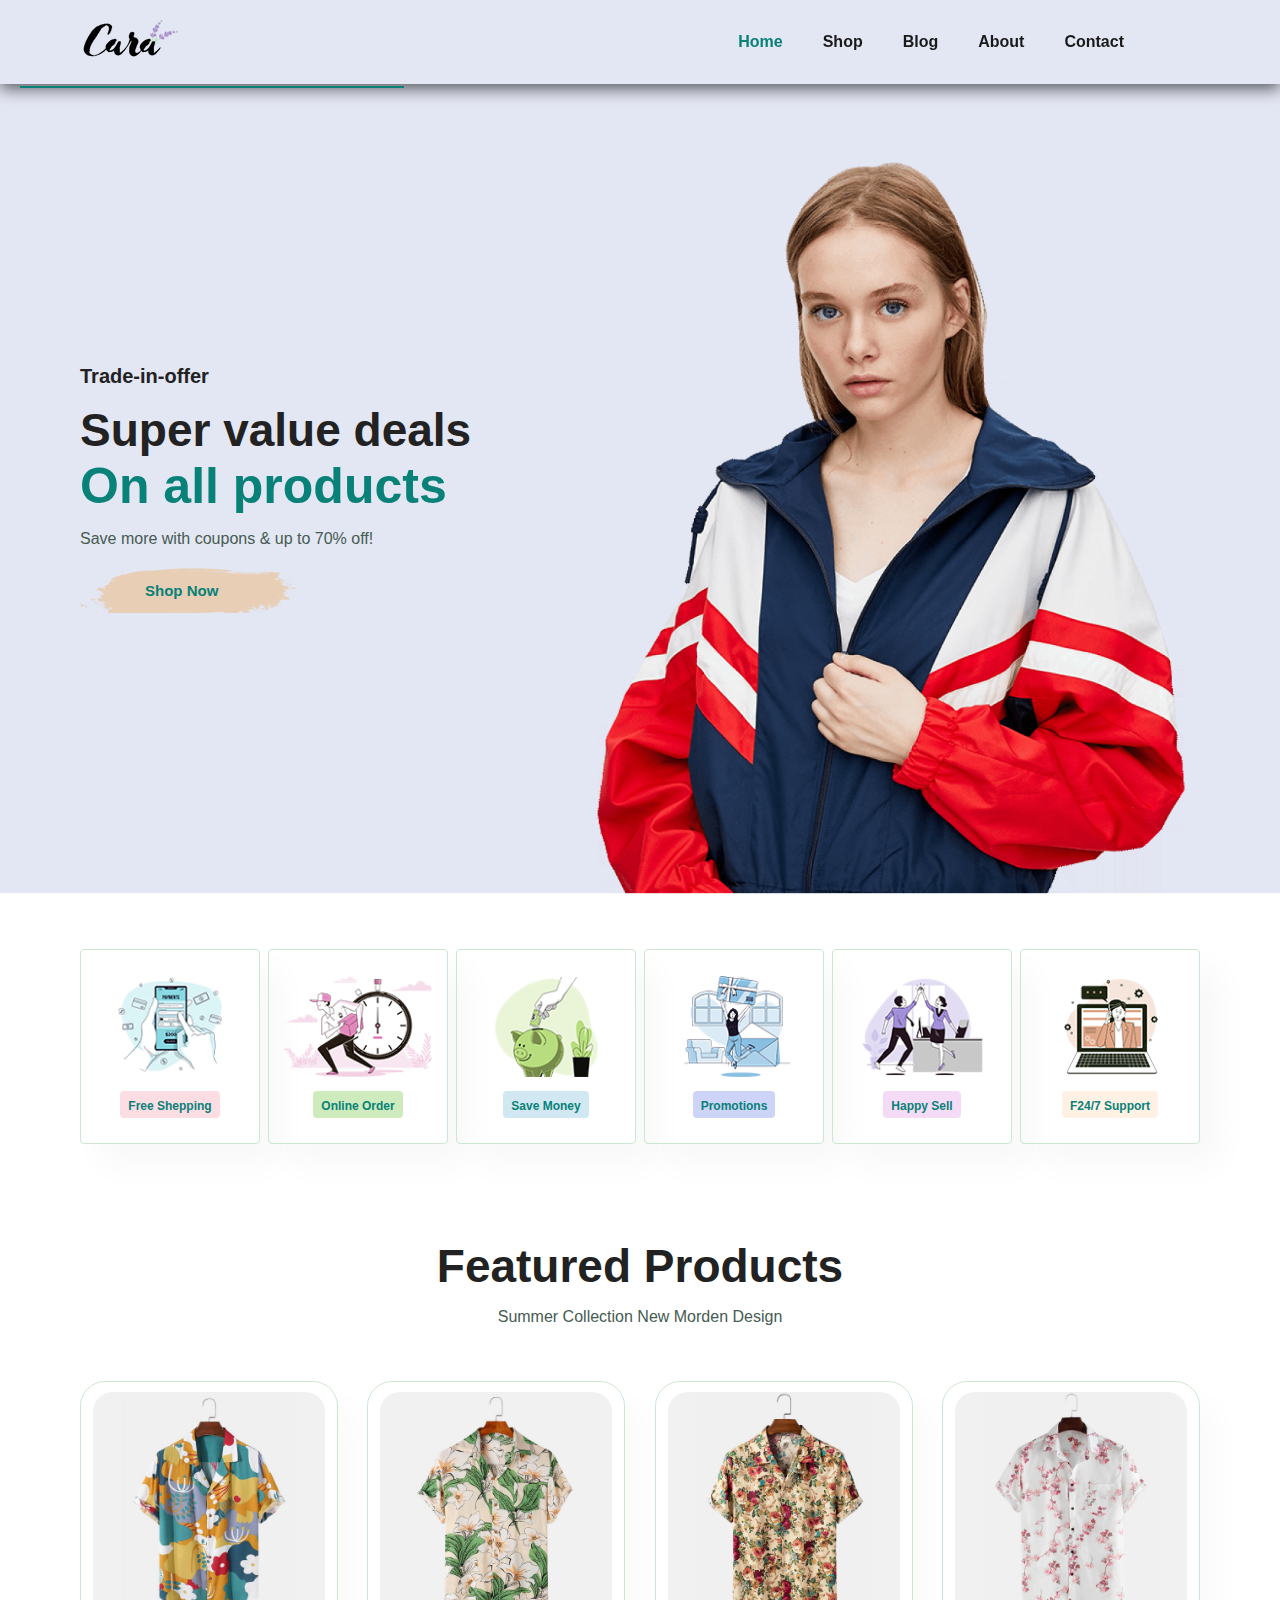
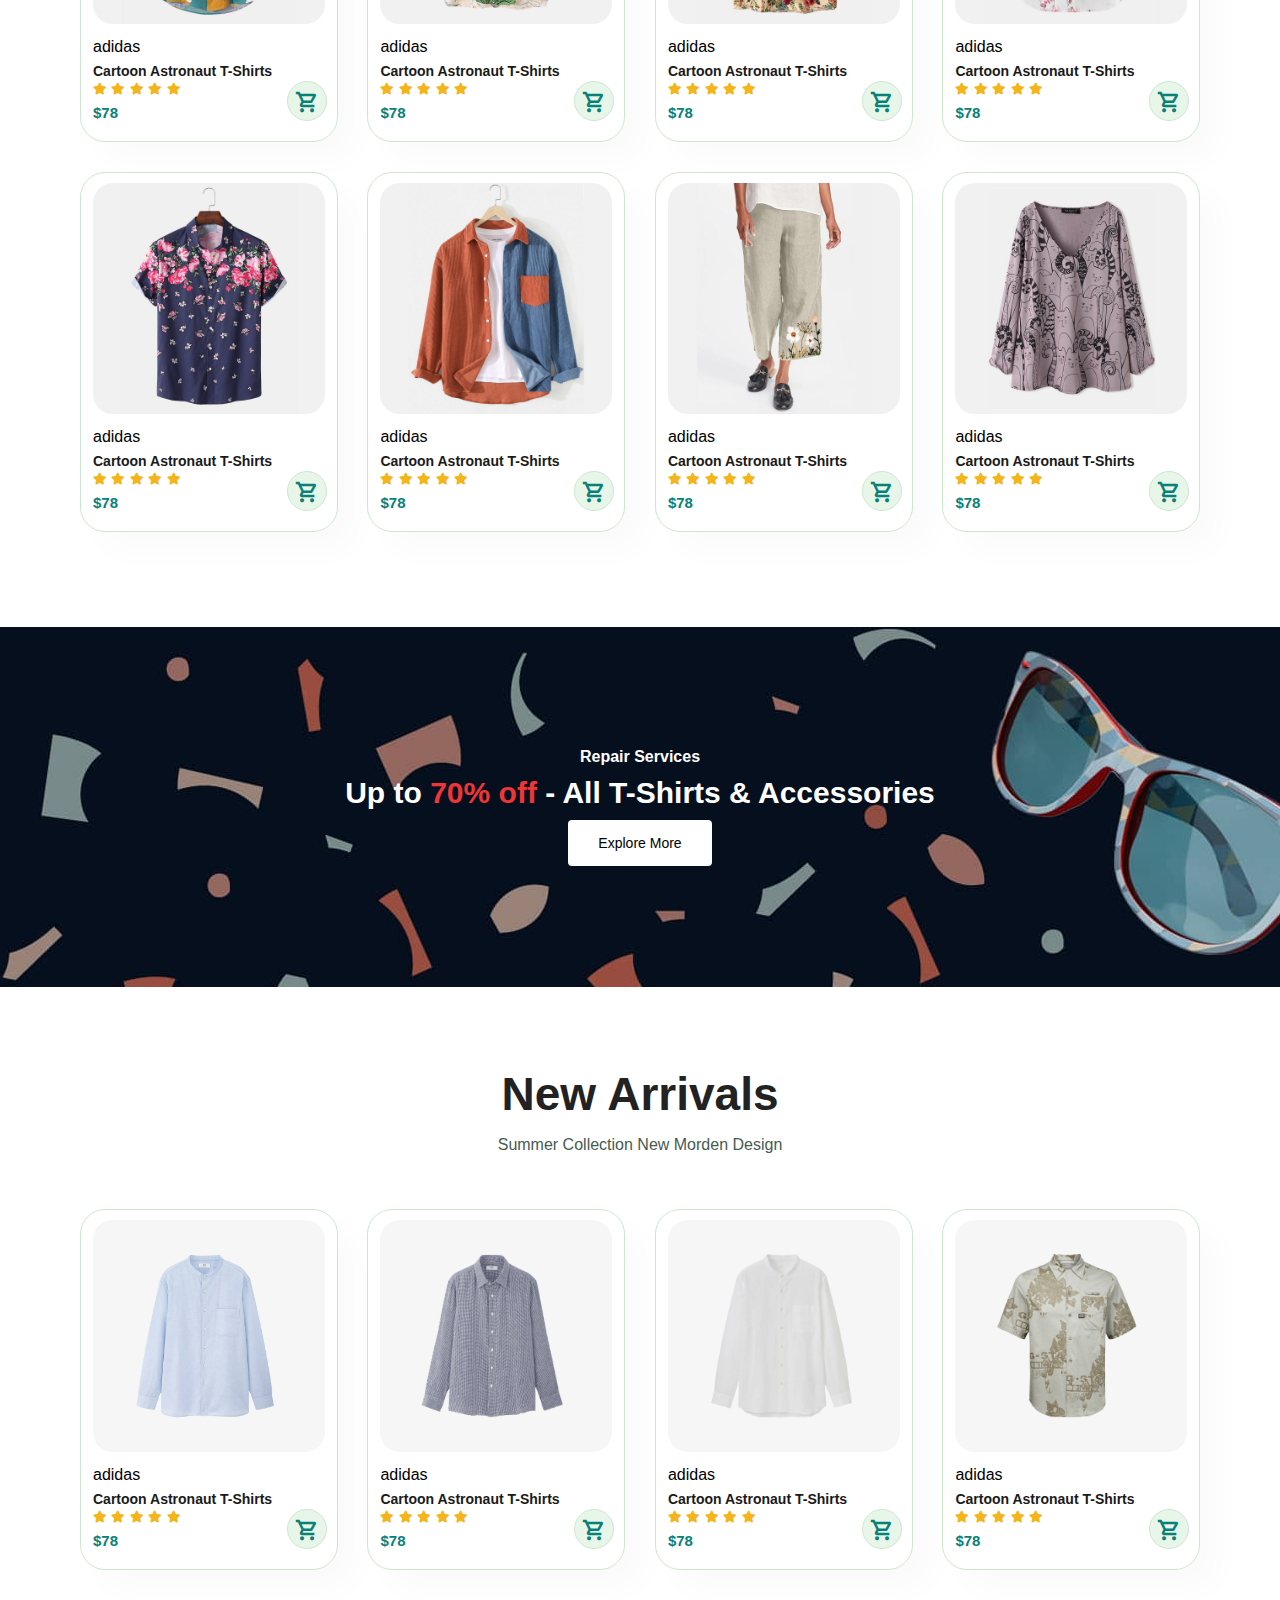
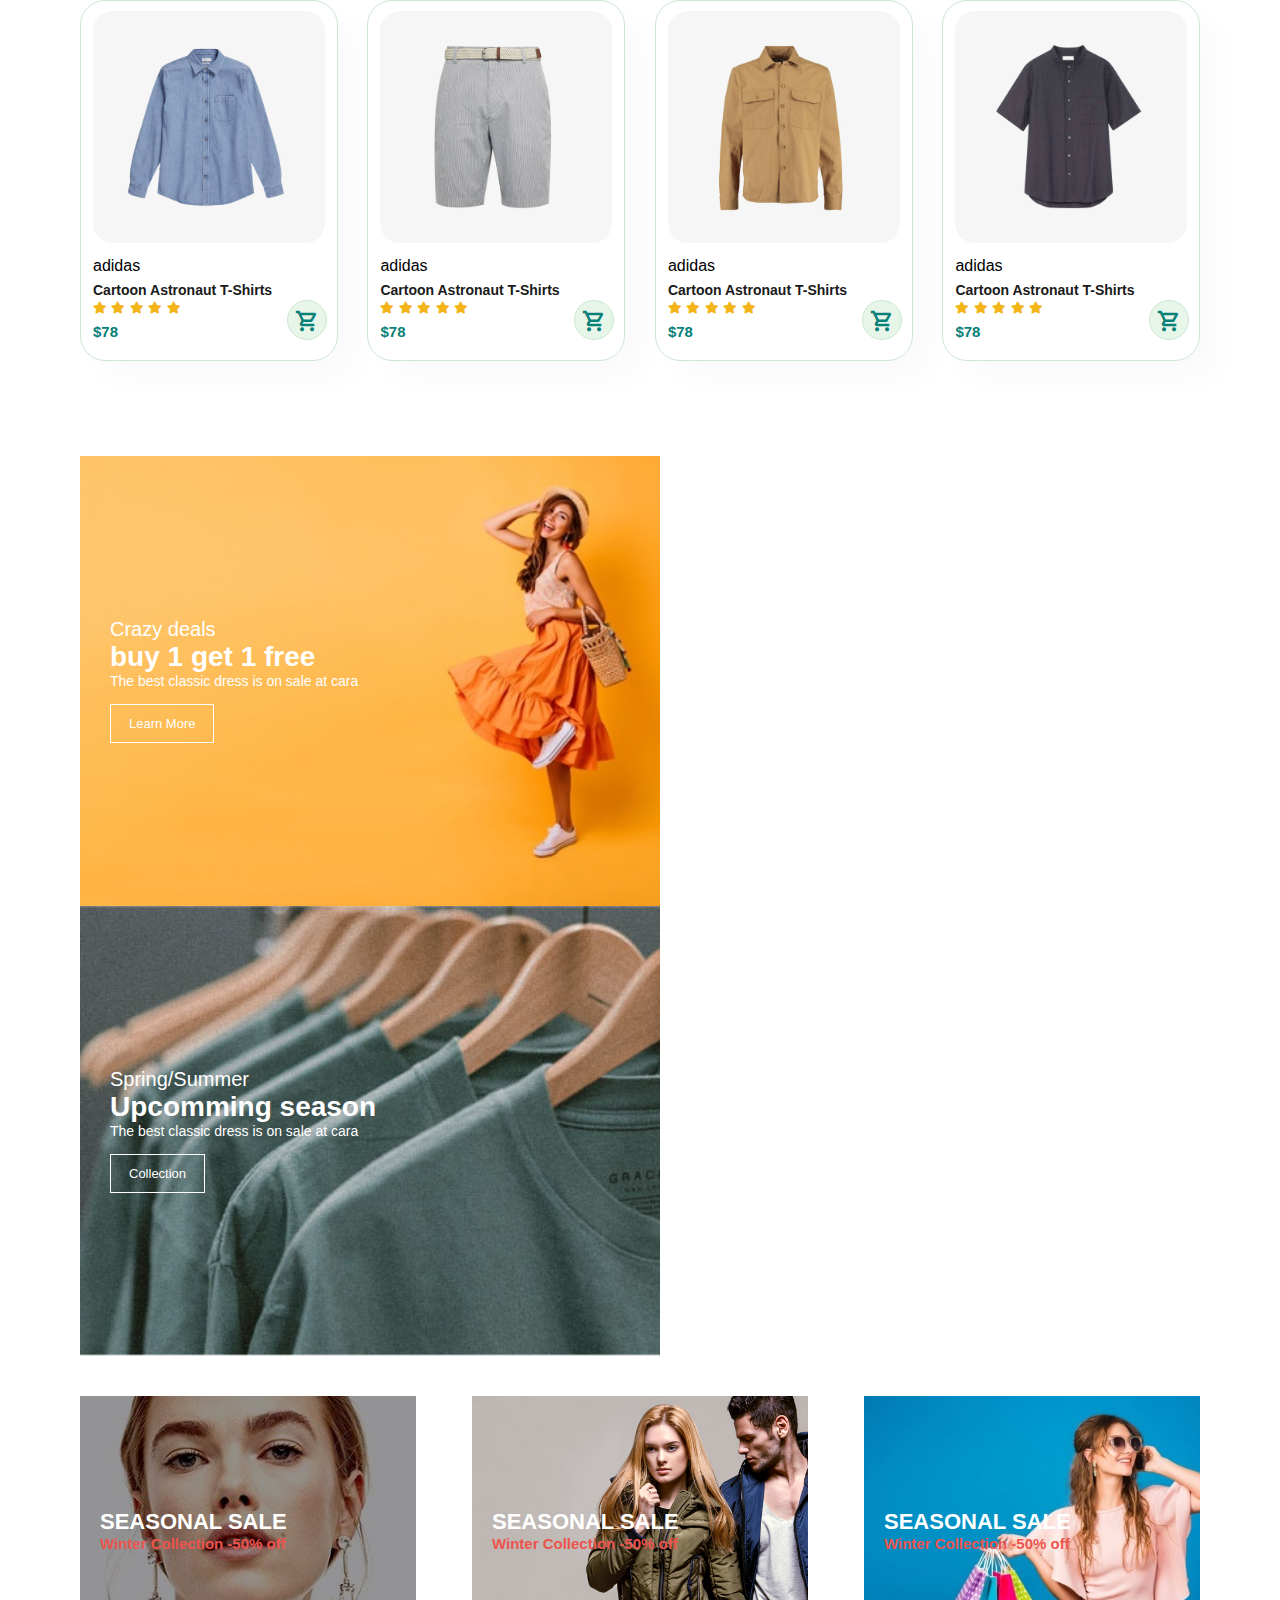
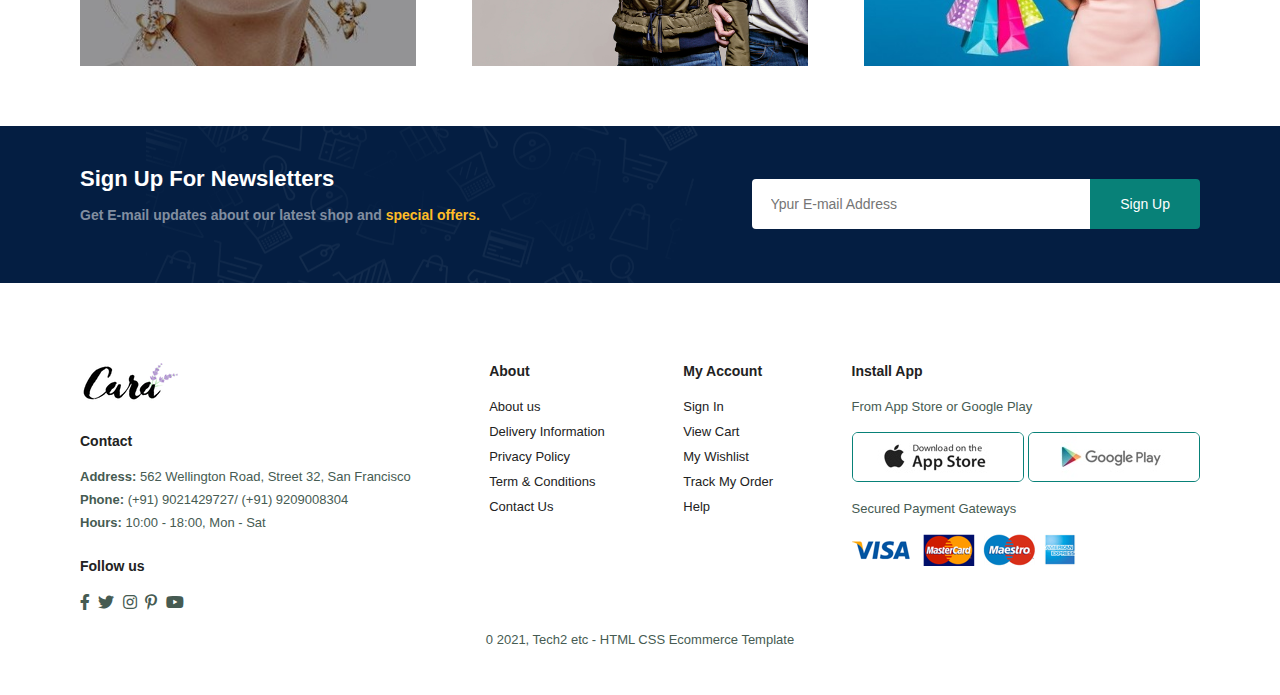
<file: Index.html>
<!DOCTYPE html>
<html lang="en">
<head>
    <meta charset="UTF-8">
    <meta name="viewport" content="width=device-width, initial-scale=1.0">
    <link rel="stylesheet" href="https://fonts.googleapis.com/css2?family=Material+Symbols+Outlined" />
    <link rel="stylesheet" href="https://pro.fontawesome.com/releases/v5.10.0/css/all.css" />
    <link rel="stylesheet" href="E-com.css">
    <title>Document</title>
</head>
<body>
    <section id="header">
        <a href="#"><img src="img/logo.png" class="logo" alt=""></a>

        <div>
            <ul id="navbar">
                <li><a class="active" href="Index.html">Home</a></li>
                <li><a href="shop.html">Shop</a></li>
                <li><a href="blog.html">Blog</a></li>
                <li><a href="about.html">About</a></li>
                <li><a href="contact.html">Contact</a></li>
                <li id="lg-bag"><a href="cart.html"><i class="far fa-shopping-bag"></i></a></li>
                <a href="#" id="close"><i class="far fa-times"></i></a>
            </ul>
        </div>

        <div id="mobile">
            <a href="cart.html"><i class="far fa-shopping-bag"></i></a>
            <i id="bar" class="fas fa-outdent"></i>
        </div>
    </section>

    <section id="hero">
        <h4>Trade-in-offer</h4>
        <h2>Super value deals</h2>
        <h1>On all products</h1>
        <p>Save more with coupons & up to 70% off!</p>
        <button>Shop Now</button>
    </section>

    <section id="feature" class="section-p1">
        <div class="fe-box">
            <img src="img/features/f1.png" alt="">
            <h6>Free Shepping</h6>
        </div>

        <div class="fe-box">
            <img src="img/features/f2.png" alt="">
            <h6>Online Order</h6>
        </div>

        <div class="fe-box">
            <img src="img/features/f3.png" alt="">
            <h6>Save Money</h6>
        </div>

        <div class="fe-box">
            <img src="img/features/f4.png" alt="">
            <h6>Promotions</h6>
        </div>

        <div class="fe-box">
            <img src="img/features/f5.png" alt="">
            <h6>Happy Sell</h6>
        </div>

        <div class="fe-box">
            <img src="img/features/f6.png" alt="">
            <h6>F24/7 Support</h6>
        </div>
    </section>

    <section id="product1" class="section-p1">
        <h2>Featured Products</h2>
        <p>Summer Collection New Morden Design</p>
        <div class="pro-container">
            <div class="pro">
                <img src="img/products/f1.jpg" alt="">
                <div class="des">
                    <span>adidas</span>
                    <h5>Cartoon Astronaut T-Shirts</h5>
                    <div class="star">
                        <i class="fas fa-star"></i>
                        <i class="fas fa-star"></i>
                        <i class="fas fa-star"></i>
                        <i class="fas fa-star"></i>
                        <i class="fas fa-star"></i>
                    </div>
                    <h4>$78</h4>
                </div>
                <a href="#"><span class="material-symbols-outlined Cart">
                    shopping_cart
                    </span></a>
            </div>

            <div class="pro">
                <img src="img/products/f2.jpg" alt="">
                <div class="des">
                    <span>adidas</span>
                    <h5>Cartoon Astronaut T-Shirts</h5>
                    <div class="star">
                        <i class="fas fa-star"></i>
                        <i class="fas fa-star"></i>
                        <i class="fas fa-star"></i>
                        <i class="fas fa-star"></i>
                        <i class="fas fa-star"></i>
                    </div>
                    <h4>$78</h4>
                </div>
                <a href="#"><span class="material-symbols-outlined Cart">
                    shopping_cart
                    </span></a>
            </div>

            <div class="pro">
                <img src="img/products/f3.jpg" alt="">
                <div class="des">
                    <span>adidas</span>
                    <h5>Cartoon Astronaut T-Shirts</h5>
                    <div class="star">
                        <i class="fas fa-star"></i>
                        <i class="fas fa-star"></i>
                        <i class="fas fa-star"></i>
                        <i class="fas fa-star"></i>
                        <i class="fas fa-star"></i>
                    </div>
                    <h4>$78</h4>
                </div>
                <a href="#"><span class="material-symbols-outlined Cart">
                    shopping_cart
                    </span></a>
            </div>

            <div class="pro">
                <img src="img/products/f4.jpg" alt="">
                <div class="des">
                    <span>adidas</span>
                    <h5>Cartoon Astronaut T-Shirts</h5>
                    <div class="star">
                        <i class="fas fa-star"></i>
                        <i class="fas fa-star"></i>
                        <i class="fas fa-star"></i>
                        <i class="fas fa-star"></i>
                        <i class="fas fa-star"></i>
                    </div>
                    <h4>$78</h4>
                </div>
                <a href="#"><span class="material-symbols-outlined Cart">
                    shopping_cart
                    </span></a>
            </div>

            <div class="pro">
                <img src="img/products/f5.jpg" alt="">
                <div class="des">
                    <span>adidas</span>
                    <h5>Cartoon Astronaut T-Shirts</h5>
                    <div class="star">
                        <i class="fas fa-star"></i>
                        <i class="fas fa-star"></i>
                        <i class="fas fa-star"></i>
                        <i class="fas fa-star"></i>
                        <i class="fas fa-star"></i>
                    </div>
                    <h4>$78</h4>
                </div>
                <a href="#"><span class="material-symbols-outlined Cart">
                    shopping_cart
                    </span></a>
            </div>

            <div class="pro">
                <img src="img/products/f6.jpg" alt="">
                <div class="des">
                    <span>adidas</span>
                    <h5>Cartoon Astronaut T-Shirts</h5>
                    <div class="star">
                        <i class="fas fa-star"></i>
                        <i class="fas fa-star"></i>
                        <i class="fas fa-star"></i>
                        <i class="fas fa-star"></i>
                        <i class="fas fa-star"></i>
                    </div>
                    <h4>$78</h4>
                </div>
                <a href="#"><span class="material-symbols-outlined Cart">
                    shopping_cart
                    </span></a>
            </div>

            <div class="pro">
                <img src="img/products/f7.jpg" alt="">
                <div class="des">
                    <span>adidas</span>
                    <h5>Cartoon Astronaut T-Shirts</h5>
                    <div class="star">
                        <i class="fas fa-star"></i>
                        <i class="fas fa-star"></i>
                        <i class="fas fa-star"></i>
                        <i class="fas fa-star"></i>
                        <i class="fas fa-star"></i>
                    </div>
                    <h4>$78</h4>
                </div>
                <a href="#"><span class="material-symbols-outlined Cart">
                    shopping_cart
                    </span></a>
            </div>

            <div class="pro">
                <img src="img/products/f8.jpg" alt="">
                <div class="des">
                    <span>adidas</span>
                    <h5>Cartoon Astronaut T-Shirts</h5>
                    <div class="star">
                        <i class="fas fa-star"></i>
                        <i class="fas fa-star"></i>
                        <i class="fas fa-star"></i>
                        <i class="fas fa-star"></i>
                        <i class="fas fa-star"></i>
                    </div>
                    <h4>$78</h4>
                </div>
                <a href="#"><span class="material-symbols-outlined Cart">
                    shopping_cart
                    </span></a>
            </div>

        </div>
    </section>

    <section id="banner" class="section-m1">
        <h4>Repair Services</h4>
        <h2>Up to <span>70% off</span> - All T-Shirts & Accessories</h2>
        <button class="normal">Explore More</button>
    </section>

    <section id="product1" class="section-p1">
        <h2>New Arrivals</h2>
        <p>Summer Collection New Morden Design</p>
        <div class="pro-container">
            <div class="pro">
                <img src="img/products/n1.jpg" alt="">
                <div class="des">
                    <span>adidas</span>
                    <h5>Cartoon Astronaut T-Shirts</h5>
                    <div class="star">
                        <i class="fas fa-star"></i>
                        <i class="fas fa-star"></i>
                        <i class="fas fa-star"></i>
                        <i class="fas fa-star"></i>
                        <i class="fas fa-star"></i>
                    </div>
                    <h4>$78</h4>
                </div>
                <a href="#"><span class="material-symbols-outlined Cart">
                    shopping_cart
                    </span></a>
            </div>

            <div class="pro">
                <img src="img/products/n2.jpg" alt="">
                <div class="des">
                    <span>adidas</span>
                    <h5>Cartoon Astronaut T-Shirts</h5>
                    <div class="star">
                        <i class="fas fa-star"></i>
                        <i class="fas fa-star"></i>
                        <i class="fas fa-star"></i>
                        <i class="fas fa-star"></i>
                        <i class="fas fa-star"></i>
                    </div>
                    <h4>$78</h4>
                </div>
                <a href="#"><span class="material-symbols-outlined Cart">
                    shopping_cart
                    </span></a>
            </div>

            <div class="pro">
                <img src="img/products/n3.jpg" alt="">
                <div class="des">
                    <span>adidas</span>
                    <h5>Cartoon Astronaut T-Shirts</h5>
                    <div class="star">
                        <i class="fas fa-star"></i>
                        <i class="fas fa-star"></i>
                        <i class="fas fa-star"></i>
                        <i class="fas fa-star"></i>
                        <i class="fas fa-star"></i>
                    </div>
                    <h4>$78</h4>
                </div>
                <a href="#"><span class="material-symbols-outlined Cart">
                    shopping_cart
                    </span></a>
            </div>

            <div class="pro">
                <img src="img/products/n4.jpg" alt="">
                <div class="des">
                    <span>adidas</span>
                    <h5>Cartoon Astronaut T-Shirts</h5>
                    <div class="star">
                        <i class="fas fa-star"></i>
                        <i class="fas fa-star"></i>
                        <i class="fas fa-star"></i>
                        <i class="fas fa-star"></i>
                        <i class="fas fa-star"></i>
                    </div>
                    <h4>$78</h4>
                </div>
                <a href="#"><span class="material-symbols-outlined Cart">
                    shopping_cart
                    </span></a>
            </div>

            <div class="pro">
                <img src="img/products/n5.jpg" alt="">
                <div class="des">
                    <span>adidas</span>
                    <h5>Cartoon Astronaut T-Shirts</h5>
                    <div class="star">
                        <i class="fas fa-star"></i>
                        <i class="fas fa-star"></i>
                        <i class="fas fa-star"></i>
                        <i class="fas fa-star"></i>
                        <i class="fas fa-star"></i>
                    </div>
                    <h4>$78</h4>
                </div>
                <a href="#"><span class="material-symbols-outlined Cart">
                    shopping_cart
                    </span></a>
            </div>

            <div class="pro">
                <img src="img/products/n6.jpg" alt="">
                <div class="des">
                    <span>adidas</span>
                    <h5>Cartoon Astronaut T-Shirts</h5>
                    <div class="star">
                        <i class="fas fa-star"></i>
                        <i class="fas fa-star"></i>
                        <i class="fas fa-star"></i>
                        <i class="fas fa-star"></i>
                        <i class="fas fa-star"></i>
                    </div>
                    <h4>$78</h4>
                </div>
                <a href="#"><span class="material-symbols-outlined Cart">
                    shopping_cart
                    </span></a>
            </div>

            <div class="pro">
                <img src="img/products/n7.jpg" alt="">
                <div class="des">
                    <span>adidas</span>
                    <h5>Cartoon Astronaut T-Shirts</h5>
                    <div class="star">
                        <i class="fas fa-star"></i>
                        <i class="fas fa-star"></i>
                        <i class="fas fa-star"></i>
                        <i class="fas fa-star"></i>
                        <i class="fas fa-star"></i>
                    </div>
                    <h4>$78</h4>
                </div>
                <a href="#"><span class="material-symbols-outlined Cart">
                    shopping_cart
                    </span></a>
            </div>

            <div class="pro">
                <img src="img/products/n8.jpg" alt="">
                <div class="des">
                    <span>adidas</span>
                    <h5>Cartoon Astronaut T-Shirts</h5>
                    <div class="star">
                        <i class="fas fa-star"></i>
                        <i class="fas fa-star"></i>
                        <i class="fas fa-star"></i>
                        <i class="fas fa-star"></i>
                        <i class="fas fa-star"></i>
                    </div>
                    <h4>$78</h4>
                </div>
                <a href="#"><span class="material-symbols-outlined Cart">
                    shopping_cart
                    </span></a>
            </div>

        </div>
    </section>

    <section id="sm-banner" class="section-p1">
        <div class="banner-box">
            <h4>Crazy deals</h4>
            <h2>buy 1 get 1 free</h2>
            <span>The best classic dress is on sale at cara</span>
            <button class="white">Learn More</button>
        </div>

        <div class="banner-box banner-box2">
            <h4>Spring/Summer</h4>
            <h2>Upcomming season</h2>
            <span>The best classic dress is on sale at cara</span>
            <button class="white">Collection</button>
        </div>
    </section>

    <section id="banner3">
        <div class="banner-box">
            <h2>SEASONAL SALE</h2>
            <h3>Winter Collection -50% off</h3>
        </div>

        <div class="banner-box banner-box2">
            <h2>SEASONAL SALE</h2>
            <h3>Winter Collection -50% off</h3>
        </div>

        <div class="banner-box banner-box3">
            <h2>SEASONAL SALE</h2>
            <h3>Winter Collection -50% off</h3>
        </div>
    </section>

    <section id="newsletter" class="section-p1 section-m1">
        <div class="newstext">
            <h4>Sign Up For Newsletters</h4>
            <p>Get E-mail updates about our latest shop and <span>special offers.</span></p>
        </div>
        <div class="form">
            <input type="text" placeholder="Ypur E-mail Address">
            <button class="normal">Sign Up</button>
        </div>
    </section>

    <footer class="section-p1">
        <div class="col">
            <img class="logo" src="img/logo.png" alt="">
            <h4>Contact</h4>
            <p><strong>Address: </strong> 562 Wellington Road, Street 32, San Francisco</p>
            <p><strong>Phone: </strong>(+91) 9021429727/ (+91) 9209008304</p>
            <p><strong>Hours: </strong>10:00 - 18:00, Mon - Sat</p>

            <div class="follow">
                <h4>Follow us</h4>
                <div class="icon">
                    <i class="fab fa-facebook-f"></i>
                    <i class="fab fa-twitter"></i>
                    <i class="fab fa-instagram"></i>
                    <i class="fab fa-pinterest-p"></i>
                    <i class="fab fa-youtube"></i>
                </div>
            </div>
        </div>

        <div class="col">
            <h4>About</h4>
            <a href="#">About us</a>
            <a href="#">Delivery Information</a>
            <a href="#">Privacy Policy</a>
            <a href="#">Term & Conditions</a>
            <a href="#">Contact Us</a>
        </div>

        <div class="col">
            <h4>My Account</h4>
            <a href="#">Sign In</a>
            <a href="#">View Cart</a>
            <a href="#">My Wishlist</a>
            <a href="#">Track My Order</a>
            <a href="#">Help</a>
        </div>

        <div class="col install">
            <h4>Install App</h4>
            <p>From App Store or Google Play</p>
            <div class="row">
                <img src="img/pay/app.jpg" alt="">
                <img src="img/pay/play.jpg" alt="">
            </div>
            <p>Secured Payment Gateways</p>
            <img src="img/pay/pay.png" alt="">
        </div>

        <div class="copyright">
            <p>0 2021, Tech2 etc - HTML CSS Ecommerce Template</p>
        </div>
    </footer>

</body>
<script src="E-com.js"></script>
</html>
</file>
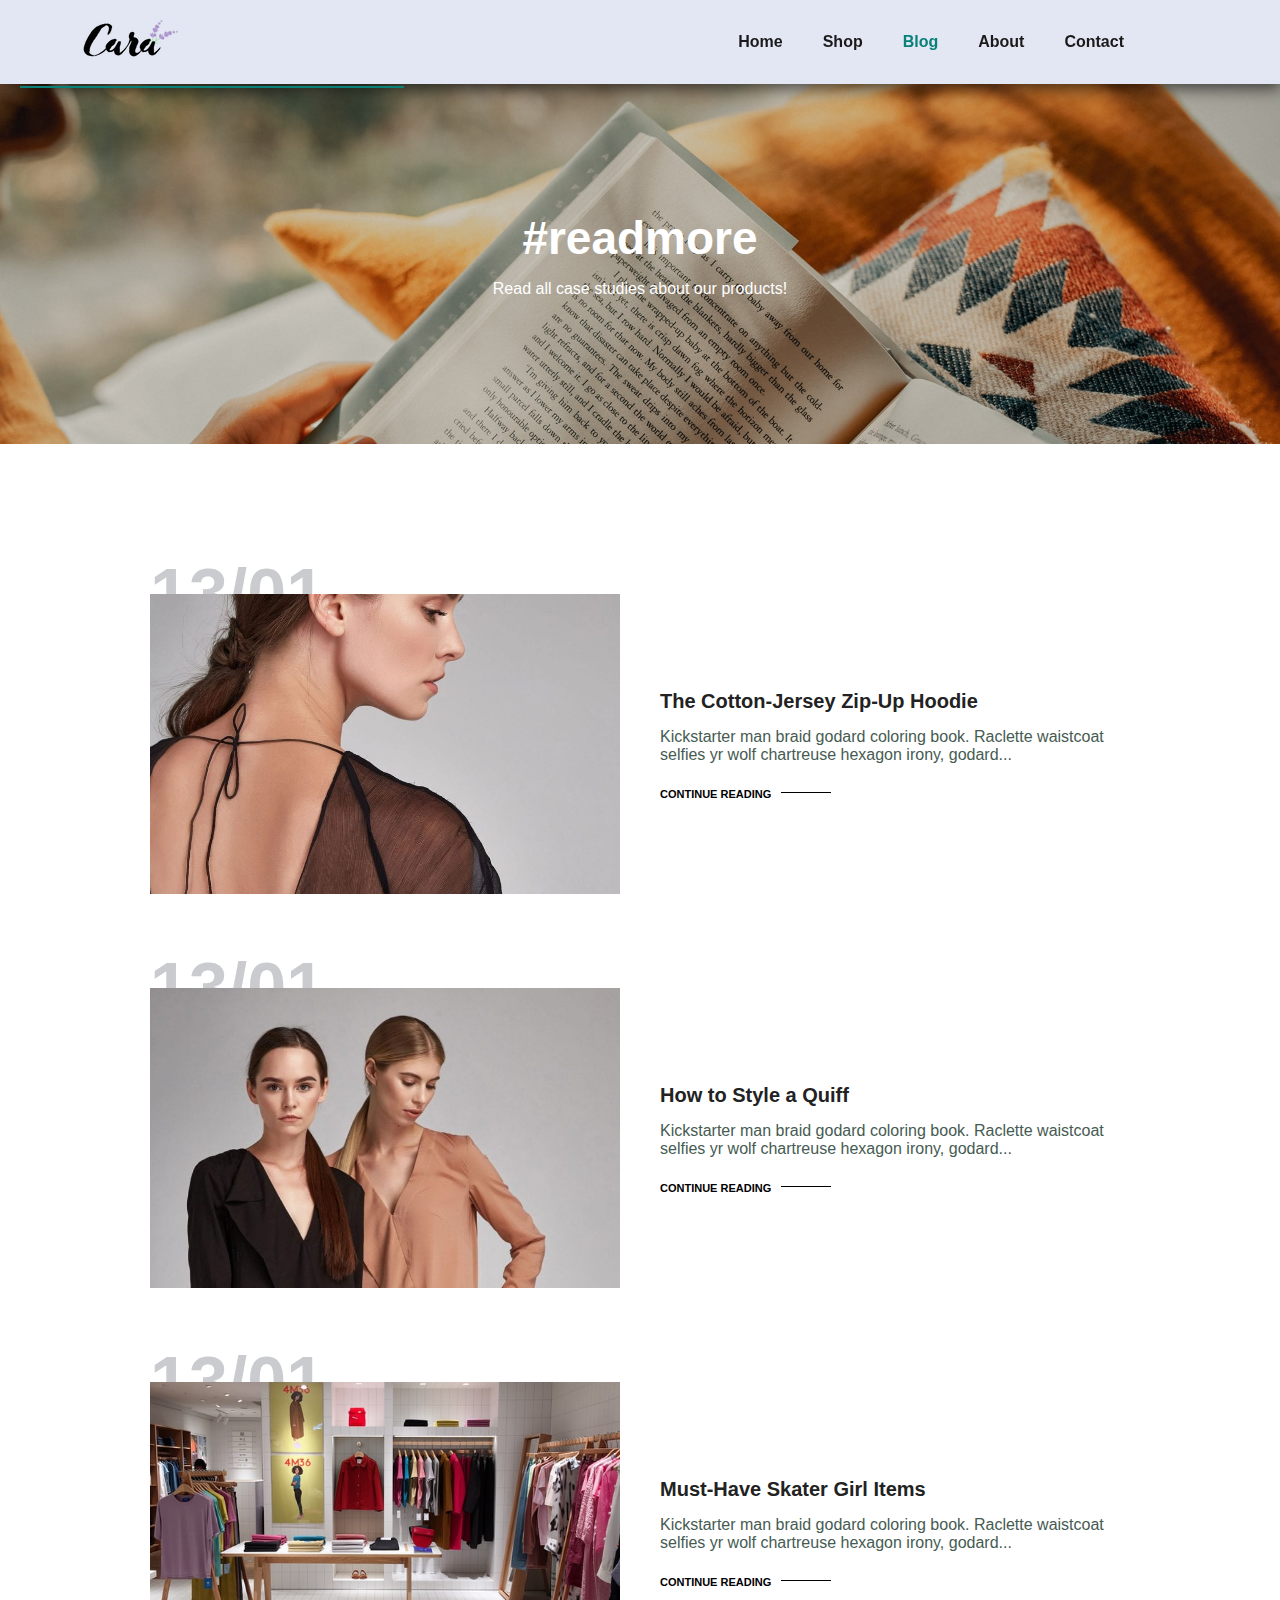
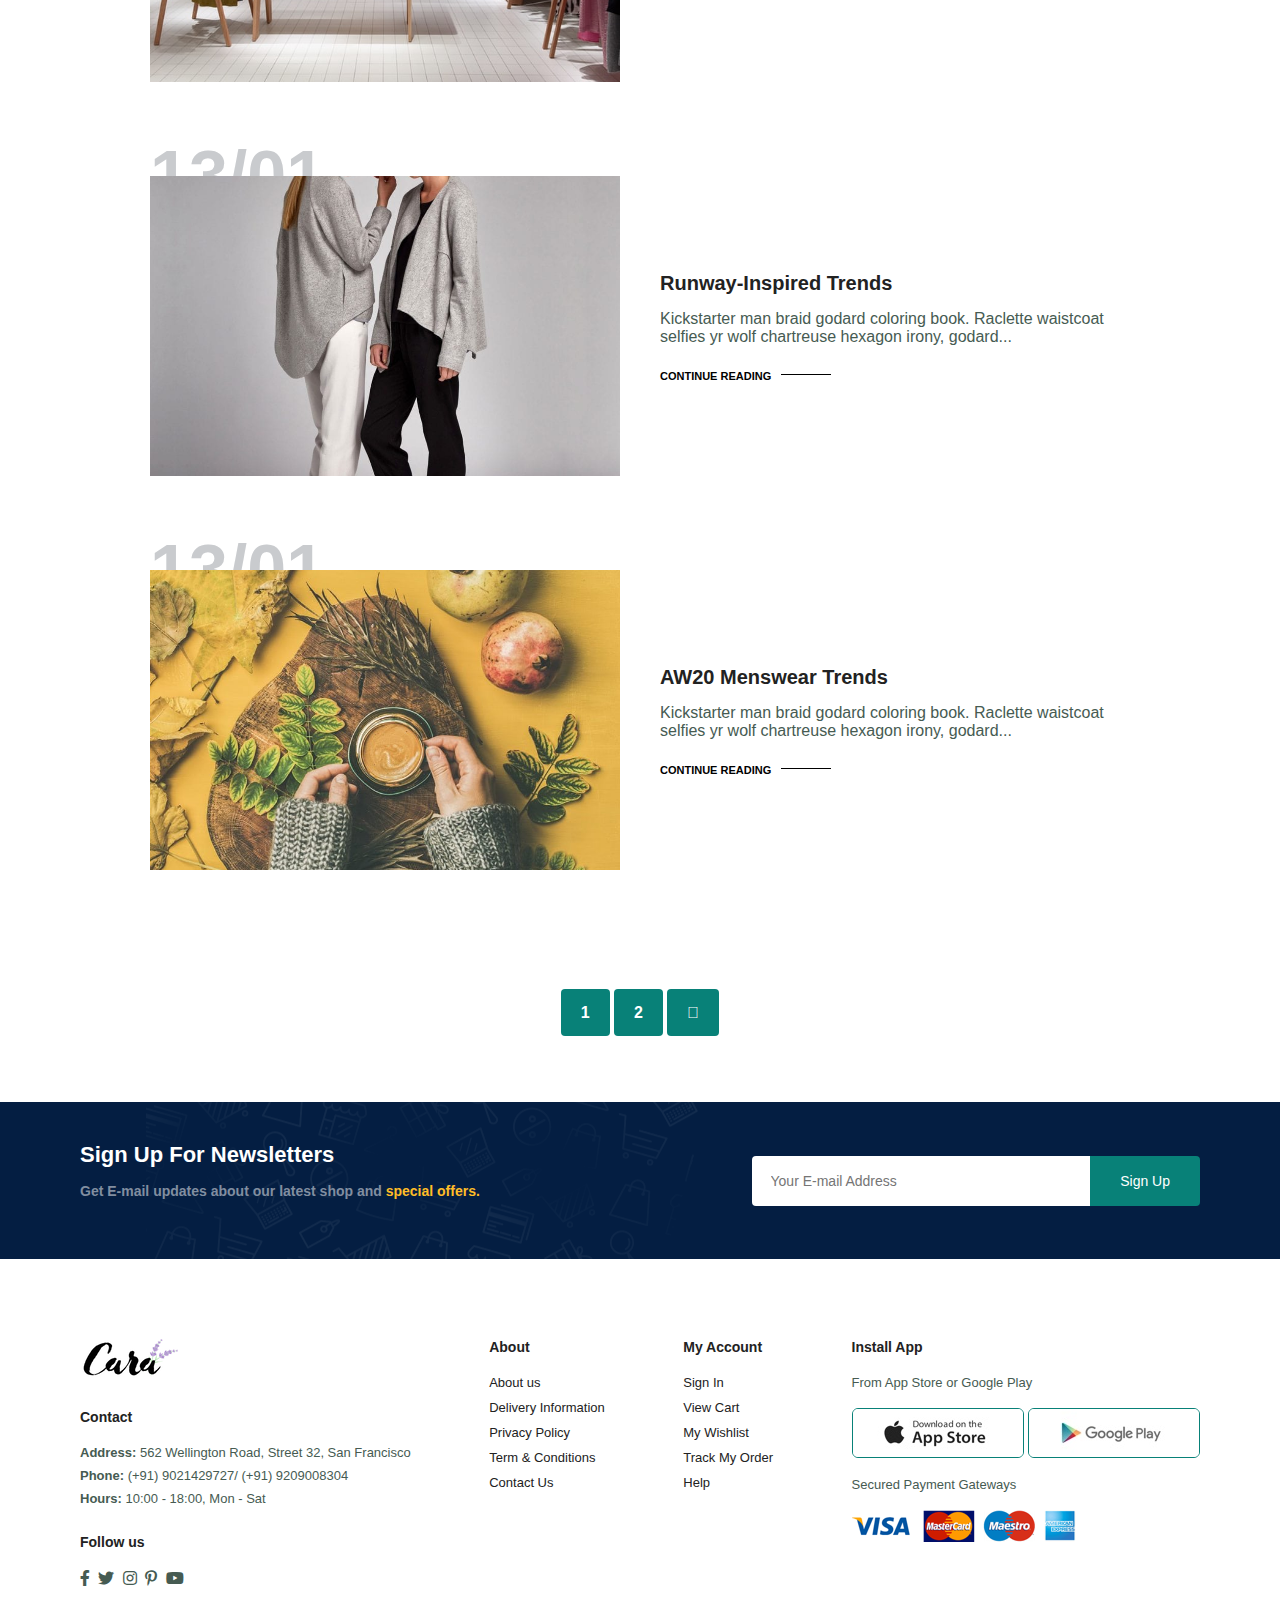
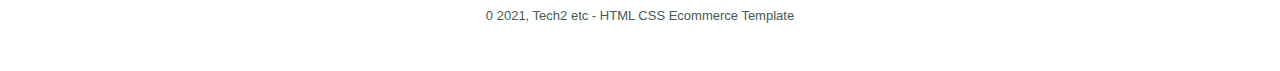
<file: blog.html>
<!DOCTYPE html>
<html lang="en">
<head>
    <meta charset="UTF-8">
    <meta name="viewport" content="width=device-width, initial-scale=1.0">
    <link rel="stylesheet" href="https://fonts.googleapis.com/css2?family=Material+Symbols+Outlined" />
    <link rel="stylesheet" href="https://pro.fontawesome.com/releases/v5.10.0/css/all.css" />
    <link rel="stylesheet" href="E-com.css">
    <title>Document</title>
</head>
<body>
    <section id="header">
        <a href="#"><img src="img/logo.png" class="logo" alt=""></a>

        <div>
            <ul id="navbar">
                <li><a  href="Index.html">Home</a></li>
                <li><a href="shop.html">Shop</a></li>
                <li><a  class="active" href="blog.html">Blog</a></li>
                <li><a href="about.html">About</a></li>
                <li><a href="contact.html">Contact</a></li>
                <li id="lg-bag"><a href="cart.html"><i class="far fa-shopping-bag"></i></a></li>
                <a href="#" id="close"><i class="far fa-times"></i></a>
            </ul>
        </div>

        <div id="mobile">
            <a href="cart.html"><i class="far fa-shopping-bag"></i></a>
            <i id="bar" class="fas fa-outdent"></i>
        </div>
    </section>

    <section id="page-header" class="blog-header">

        <h2>#readmore</h2>
        <p>Read all case studies about our products!</p>
    
    </section>

    <section id="blog">
        <div class="blog-box">
            <div class="blog-img">
                <img src="img/blog/b1.jpg" alt="">
            </div>
            <div class="blog-details">
                <h4>The Cotton-Jersey Zip-Up Hoodie</h4>
                <p>Kickstarter man braid godard coloring book. Raclette waistcoat selfies yr wolf chartreuse hexagon irony, godard...</p>
                <a href="#">CONTINUE READING</a>
            </div>
            <h1>13/01</h1>
        </div>

        <div class="blog-box">
            <div class="blog-img">
                <img src="img/blog/b2.jpg" alt="">
            </div>
            <div class="blog-details">
                <h4>How to Style a Quiff</h4>
                <p>Kickstarter man braid godard coloring book. Raclette waistcoat selfies yr wolf chartreuse hexagon irony, godard...</p>
                <a href="#">CONTINUE READING</a>
            </div>
            <h1>13/01</h1>
        </div>

        <div class="blog-box">
            <div class="blog-img">
                <img src="img/blog/b3.jpg" alt="">
            </div>
            <div class="blog-details">
                <h4>Must-Have Skater Girl Items</h4>
                <p>Kickstarter man braid godard coloring book. Raclette waistcoat selfies yr wolf chartreuse hexagon irony, godard...</p>
                <a href="#">CONTINUE READING</a>
            </div>
            <h1>13/01</h1>
        </div>

        <div class="blog-box">
            <div class="blog-img">
                <img src="img/blog/b4.jpg" alt="">
            </div>
            <div class="blog-details">
                <h4>Runway-Inspired Trends</h4>
                <p>Kickstarter man braid godard coloring book. Raclette waistcoat selfies yr wolf chartreuse hexagon irony, godard...</p>
                <a href="#">CONTINUE READING</a>
            </div>
            <h1>13/01</h1>
        </div>

        <div class="blog-box">
            <div class="blog-img">
                <img src="img/blog/b6.jpg" alt="">
            </div>
            <div class="blog-details">
                <h4>AW20 Menswear Trends</h4>
                <p>Kickstarter man braid godard coloring book. Raclette waistcoat selfies yr wolf chartreuse hexagon irony, godard...</p>
                <a href="#">CONTINUE READING</a>
            </div>
            <h1>13/01</h1>
        </div>
    </section>


    <section id="pagination" class="section-p1">
        <a href="#">1</a>
        <a href="#">2</a>
        <a href="#"><i class="fal fa-long-arrow-alt-right"></i></a>
    </section>


    <section id="newsletter" class="section-p1 section-m1">
        <div class="newstext">
            <h4>Sign Up For Newsletters</h4>
            <p>Get E-mail updates about our latest shop and <span>special offers.</span></p>
        </div>
        <div class="form">
            <input type="text" placeholder="Your E-mail Address">
            <button class="normal">Sign Up</button>
        </div>
    </section>

    <footer class="section-p1">
        <div class="col">
            <img class="logo" src="img/logo.png" alt="">
            <h4>Contact</h4>
            <p><strong>Address: </strong> 562 Wellington Road, Street 32, San Francisco</p>
            <p><strong>Phone: </strong>(+91) 9021429727/ (+91) 9209008304</p>
            <p><strong>Hours: </strong>10:00 - 18:00, Mon - Sat</p>

            <div class="follow">
                <h4>Follow us</h4>
                <div class="icon">
                    <i class="fab fa-facebook-f"></i>
                    <i class="fab fa-twitter"></i>
                    <i class="fab fa-instagram"></i>
                    <i class="fab fa-pinterest-p"></i>
                    <i class="fab fa-youtube"></i>
                </div>
            </div>
        </div>

        <div class="col">
            <h4>About</h4>
            <a href="#">About us</a>
            <a href="#">Delivery Information</a>
            <a href="#">Privacy Policy</a>
            <a href="#">Term & Conditions</a>
            <a href="#">Contact Us</a>
        </div>

        <div class="col">
            <h4>My Account</h4>
            <a href="#">Sign In</a>
            <a href="#">View Cart</a>
            <a href="#">My Wishlist</a>
            <a href="#">Track My Order</a>
            <a href="#">Help</a>
        </div>

        <div class="col install">
            <h4>Install App</h4>
            <p>From App Store or Google Play</p>
            <div class="row">
                <img src="img/pay/app.jpg" alt="">
                <img src="img/pay/play.jpg" alt="">
            </div>
            <p>Secured Payment Gateways</p>
            <img src="img/pay/pay.png" alt="">
        </div>

        <div class="copyright">
            <p>0 2021, Tech2 etc - HTML CSS Ecommerce Template</p>
        </div>
    </footer>

</body>
<script src="E-com.js"></script>
</html>
</file>
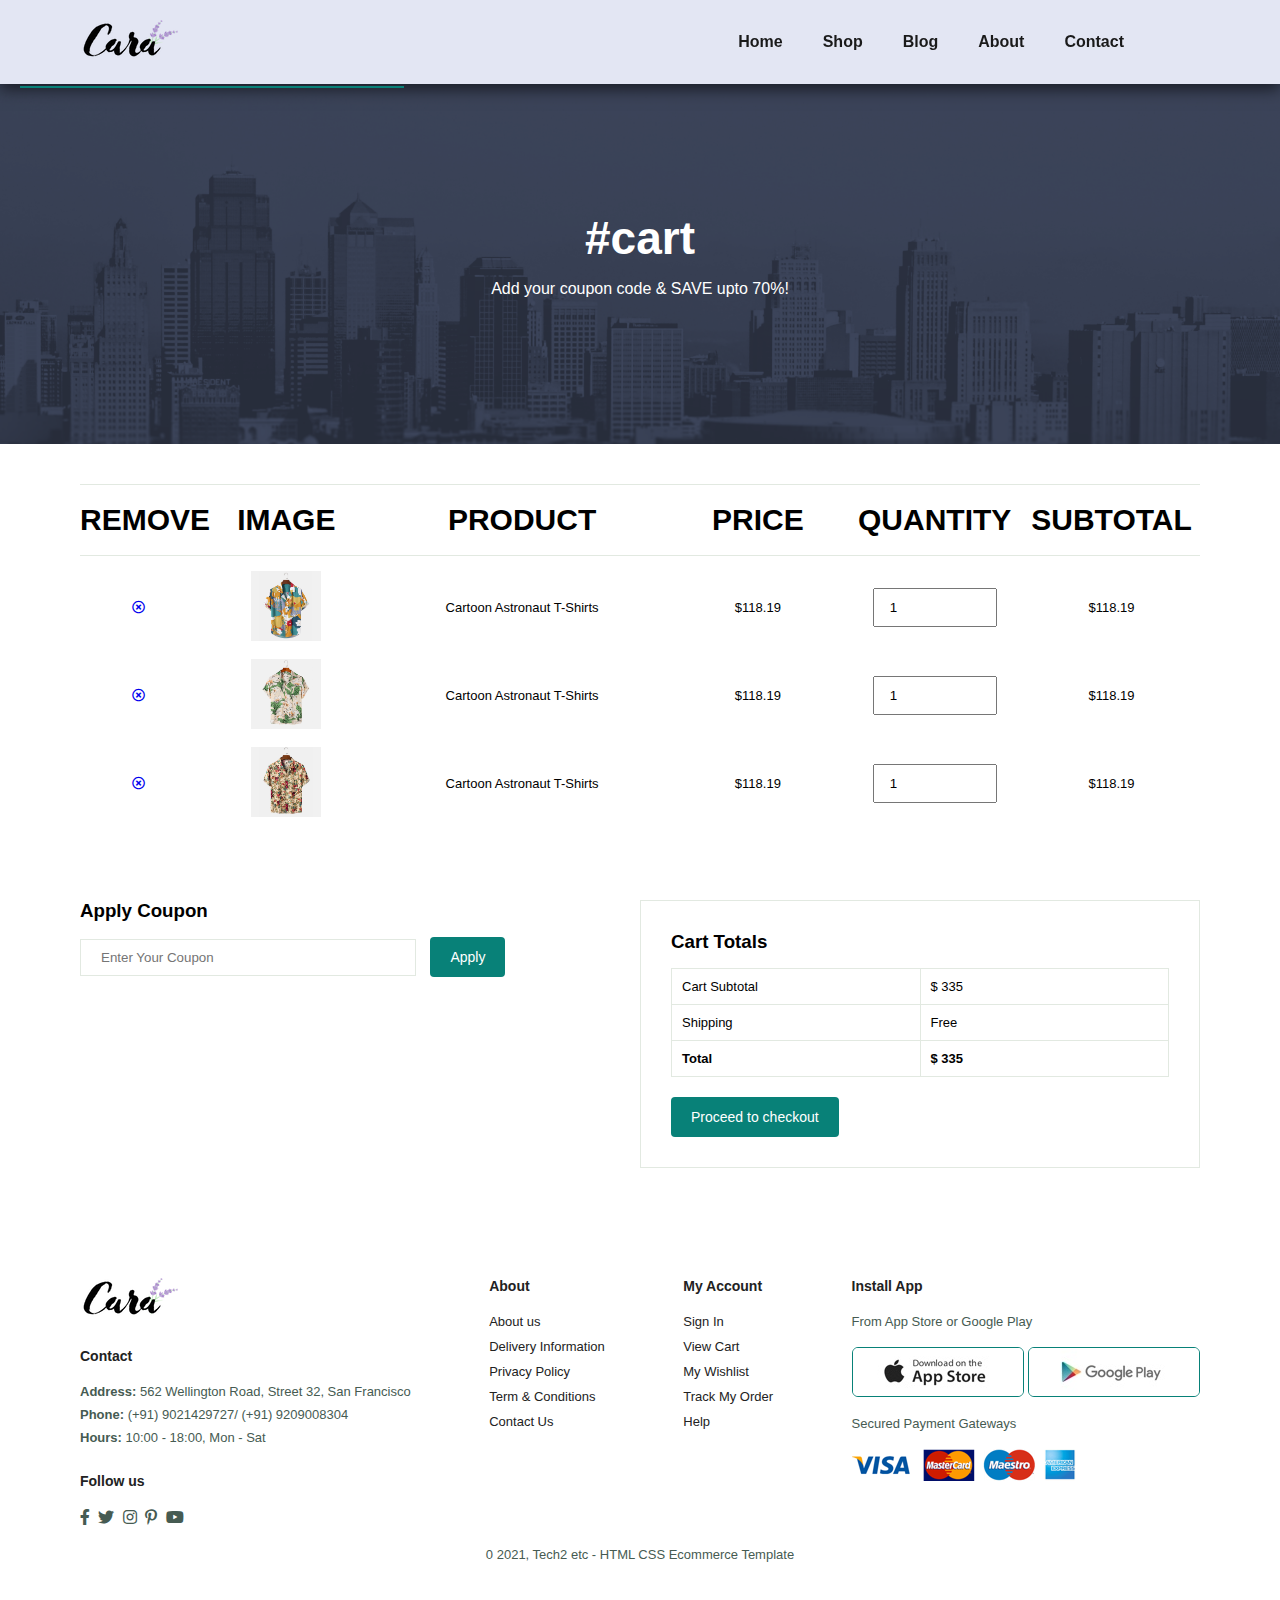
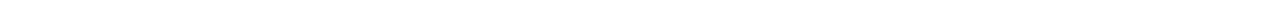
<file: cart.html>
<!DOCTYPE html>
<html lang="en">
<head>
    <meta charset="UTF-8">
    <meta name="viewport" content="width=device-width, initial-scale=1.0">
    <link rel="stylesheet" href="https://fonts.googleapis.com/css2?family=Material+Symbols+Outlined" />
    <link rel="stylesheet" href="https://pro.fontawesome.com/releases/v5.10.0/css/all.css" />
    <link rel="stylesheet" href="E-com.css">
    <title>Document</title>
</head>
<body>
    <section id="header">
        <a href="#"><img src="img/logo.png" class="logo" alt=""></a>

        <div>
            <ul id="navbar">
                <li><a  href="Index.html">Home</a></li>
                <li><a href="shop.html">Shop</a></li>
                <li><a href="blog.html">Blog</a></li>
                <li><a href="about.html">About</a></li>
                <li><a href="contact.html">Contact</a></li>
                <li id="lg-bag"><a class="active" href="cart.html"><i class="far fa-shopping-bag"></i></a></li>
                <a href="#" id="close"><i class="far fa-times"></i></a>
            </ul>
        </div>

        <div id="mobile">
            <a href="cart.html"><i class="far fa-shopping-bag"></i></a>
            <i id="bar" class="fas fa-outdent"></i>
        </div>
    </section>

    <section id="page-header" class="about-header">

        <h2>#cart</h2>
        <p>Add your coupon code & SAVE upto 70%!</p>
    
    </section>

<section id="cart" class="section-p1">
    <table width="100%">
        <thead>
            <tr>
                <td>Remove</td>
                <td>Image</td>
                <td>Product</td>
                <td>Price</td>
                <td>Quantity</td>
                <td>Subtotal</td>
            </tr>
        </thead>
        <tbody>
            <tr>
                <td><a href="#"><i class="far fa-times-circle"></i></a></td>
                <td><img src="img/products/f1.jpg" alt=""></td>
                <td>Cartoon Astronaut T-Shirts</td>
                <td>$118.19</td>
                <td><input type="number" value="1"></td>
                <td>$118.19</td>
            </tr>

            <tr>
                <td><a href="#"><i class="far fa-times-circle"></i></a></td>
                <td><img src="img/products/f2.jpg" alt=""></td>
                <td>Cartoon Astronaut T-Shirts</td>
                <td>$118.19</td>
                <td><input type="number" value="1"></td>
                <td>$118.19</td>
            </tr>

            <tr>
                <td><a href="#"><i class="far fa-times-circle"></i></a></td>
                <td><img src="img/products/f3.jpg" alt=""></td>
                <td>Cartoon Astronaut T-Shirts</td>
                <td>$118.19</td>
                <td><input type="number" value="1"></td>
                <td>$118.19</td>
            </tr>
        </tbody>
    </table>
</section>

<section id="cart-add" class="section-p1">
    <div id="coupon">
        <h3>Apply Coupon</h3>
        <div>
            <input type="text" placeholder="Enter Your Coupon">
            <button class="normal">Apply</button>
        </div>
    </div>

    <div id="subtotal">
        <h3>Cart Totals</h3>
        <table>
            <tr>
                <td>Cart Subtotal</td>
                <td>$ 335</td>
            </tr>

            <tr>
                <td>Shipping</td>
                <td>Free</td>
            </tr>

            <tr>
                <td><strong>Total</strong></td>
                <td><strong>$ 335</strong></td>
            </tr>
        </table>

        <button class="normal">Proceed to checkout</button>
    </div>
</section>
 

    <footer class="section-p1">
        <div class="col">
            <img class="logo" src="img/logo.png" alt="">
            <h4>Contact</h4>
            <p><strong>Address: </strong> 562 Wellington Road, Street 32, San Francisco</p>
            <p><strong>Phone: </strong>(+91) 9021429727/ (+91) 9209008304</p>
            <p><strong>Hours: </strong>10:00 - 18:00, Mon - Sat</p>

            <div class="follow">
                <h4>Follow us</h4>
                <div class="icon">
                    <i class="fab fa-facebook-f"></i>
                    <i class="fab fa-twitter"></i>
                    <i class="fab fa-instagram"></i>
                    <i class="fab fa-pinterest-p"></i>
                    <i class="fab fa-youtube"></i>
                </div>
            </div>
        </div>

        <div class="col">
            <h4>About</h4>
            <a href="#">About us</a>
            <a href="#">Delivery Information</a>
            <a href="#">Privacy Policy</a>
            <a href="#">Term & Conditions</a>
            <a href="#">Contact Us</a>
        </div>

        <div class="col">
            <h4>My Account</h4>
            <a href="#">Sign In</a>
            <a href="#">View Cart</a>
            <a href="#">My Wishlist</a>
            <a href="#">Track My Order</a>
            <a href="#">Help</a>
        </div>

        <div class="col install">
            <h4>Install App</h4>
            <p>From App Store or Google Play</p>
            <div class="row">
                <img src="img/pay/app.jpg" alt="">
                <img src="img/pay/play.jpg" alt="">
            </div>
            <p>Secured Payment Gateways</p>
            <img src="img/pay/pay.png" alt="">
        </div>

        <div class="copyright">
            <p>0 2021, Tech2 etc - HTML CSS Ecommerce Template</p>
        </div>
    </footer>

</body>
<script src="E-com.js"></script>
</html>
</file>
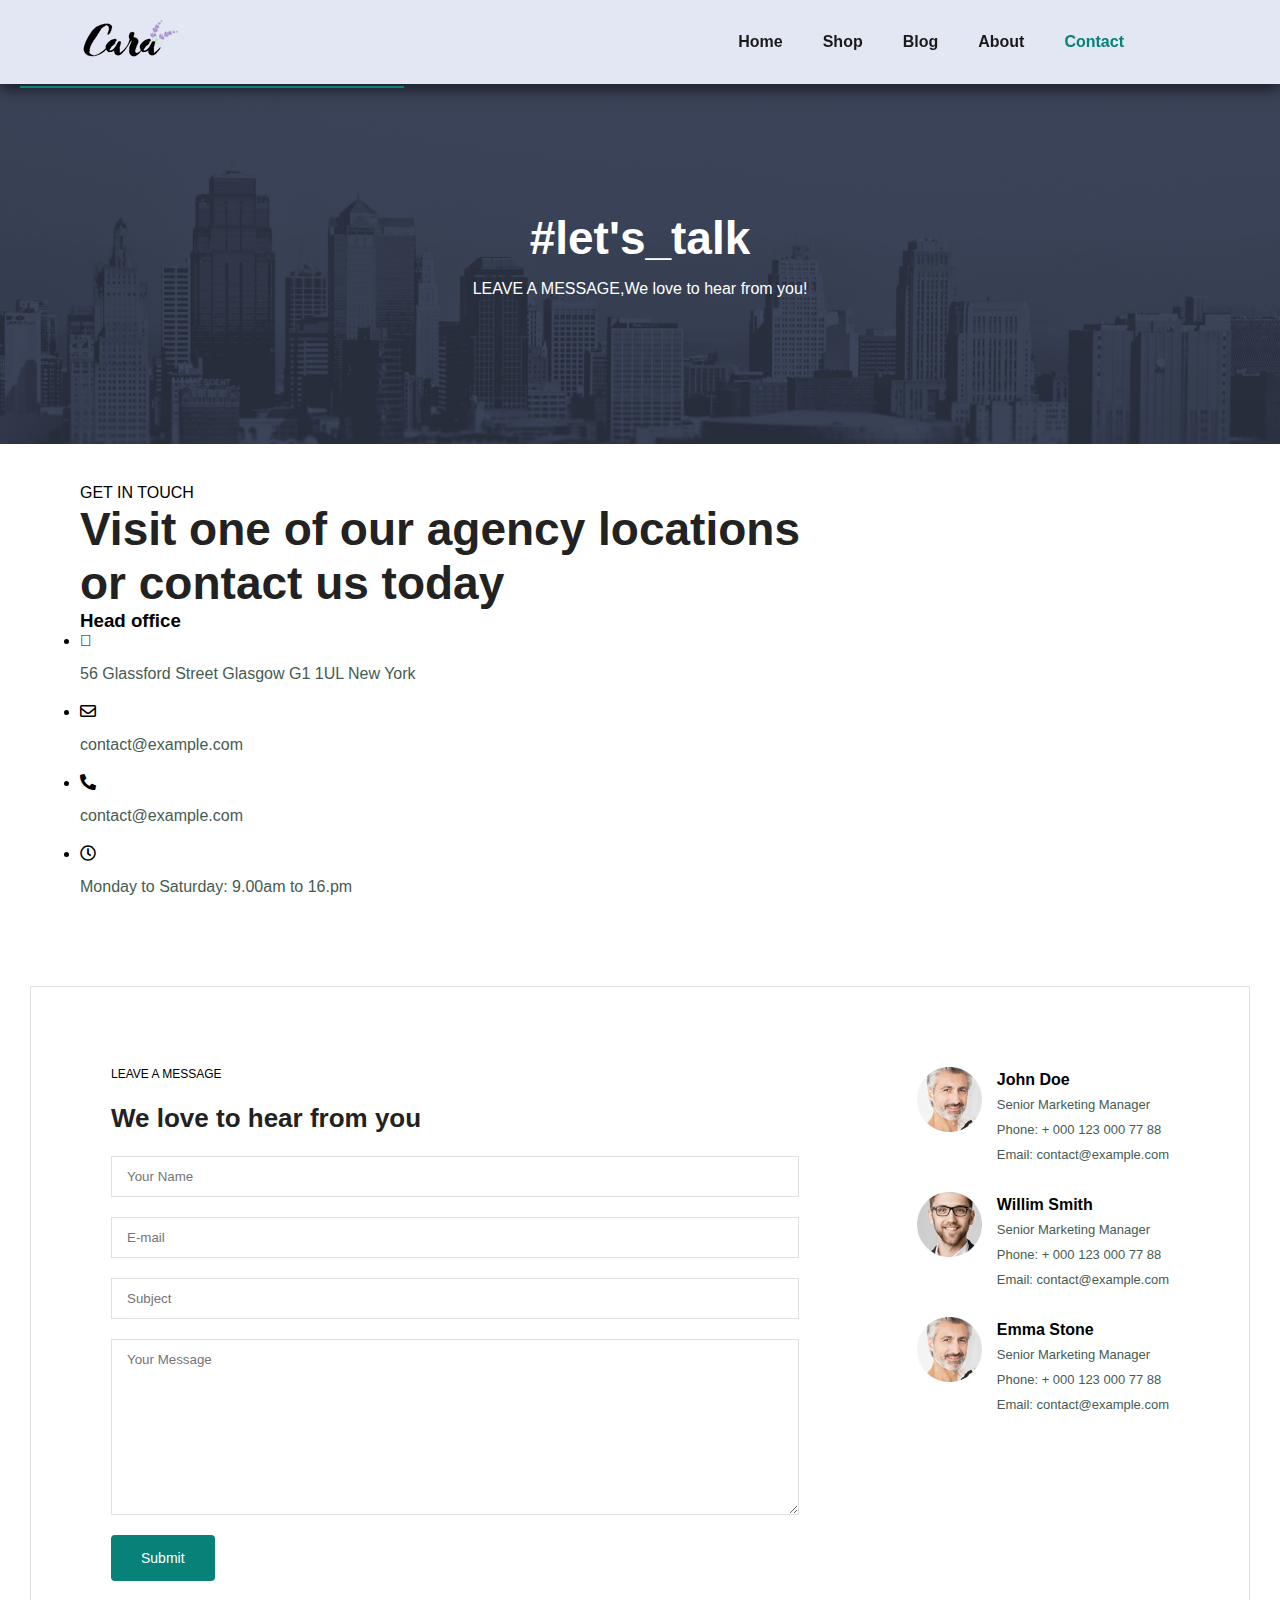
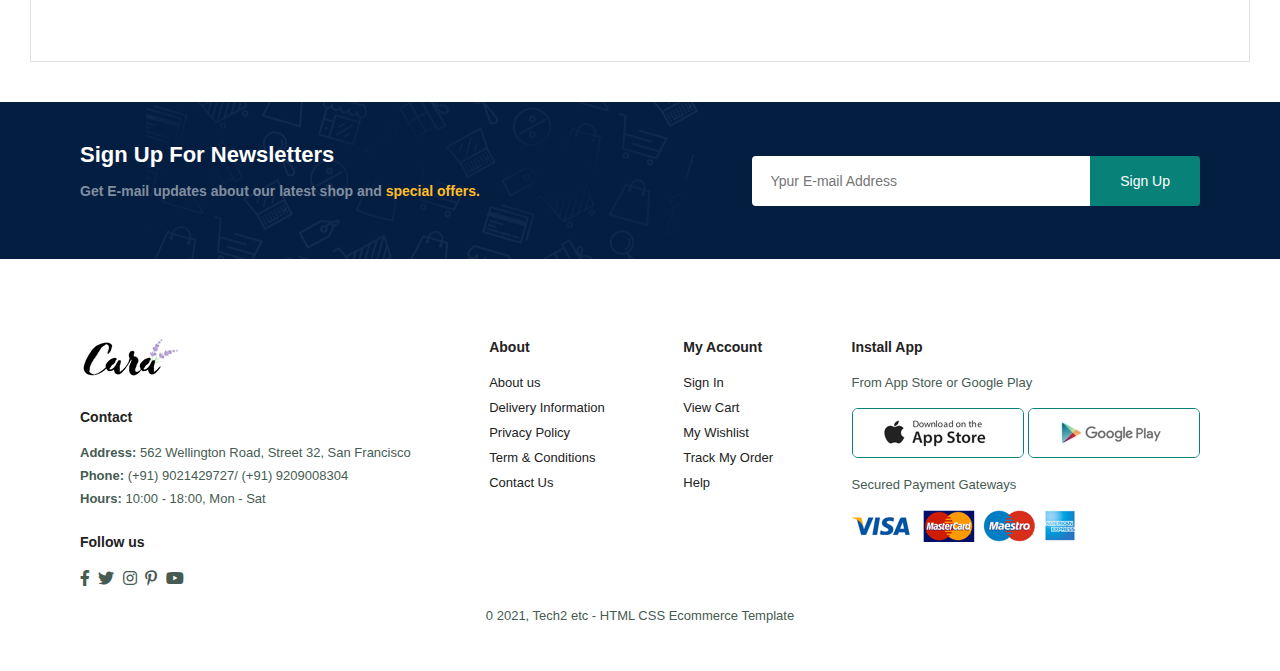
<file: contact.html>
<!DOCTYPE html>
<html lang="en">
<head>
    <meta charset="UTF-8">
    <meta name="viewport" content="width=device-width, initial-scale=1.0">
    <link rel="stylesheet" href="https://fonts.googleapis.com/css2?family=Material+Symbols+Outlined" />
    <link rel="stylesheet" href="https://pro.fontawesome.com/releases/v5.10.0/css/all.css" />
    <link rel="stylesheet" href="E-com.css">
    <title>Document</title>
</head>
<body>
    <section id="header">
        <a href="#"><img src="img/logo.png" class="logo" alt=""></a>

        <div>
            <ul id="navbar">
                <li><a  href="Index.html">Home</a></li>
                <li><a href="shop.html">Shop</a></li>
                <li><a href="blog.html">Blog</a></li>
                <li><a href="about.html">About</a></li>
                <li><a  class="active" href="contact.html">Contact</a></li>
                <li id="lg-bag"><a href="cart.html"><i class="far fa-shopping-bag"></i></a></li>
                <a href="#" id="close"><i class="far fa-times"></i></a>
            </ul>
        </div>

        <div id="mobile">
            <a href="cart.html"><i class="far fa-shopping-bag"></i></a>
            <i id="bar" class="fas fa-outdent"></i>
        </div>
    </section>

    <section id="page-header" class="about-header">

        <h2>#let's_talk</h2>
        <p>LEAVE A MESSAGE,We love to hear from you!</p>
    
    </section>

<section id="contact-details" class="section-p1">
    <div class="details">
        <span>GET IN TOUCH</span>
        <h2>Visit one of our agency locations or contact us today</h2>
        <h3>Head office</h3>
        <div>
            <li>
                <i class="fal fa-map"></i>
                <p>56 Glassford Street Glasgow G1 1UL New York</p>
            </li>

            <li>
                <i class="far fa-envelope"></i>
                <p>contact@example.com</p>
            </li>

            <li>
                <i class="fas fa-phone-alt"></i>
                <p>contact@example.com</p>
            </li>

            <li>
                <i class="far fa-clock"></i>
                <p>Monday to Saturday: 9.00am to 16.pm</p>
            </li>
        </div>
    </div>

    <div class="map">
        <iframe src="https://www.google.com/maps/embed?pb=!1m18!1m12!1m3!1d4304.1672871962455!2d77.50802236135877!3d21.261621810408357!2m3!1f0!2f0!3f0!3m2!1i1024!2i768!4f13.1!3m3!1m2!1s0x3bd6f360ac2c1293%3A0x21538f0a66a6a951!2sDash%202%20Fashion!5e0!3m2!1sen!2sin!4v1731841858750!5m2!1sen!2sin" width="600" height="450" style="border:0;" allowfullscreen="" loading="lazy" referrerpolicy="no-referrer-when-downgrade"></iframe>
    </div>
</section>

<section id="form-details">
    <form action="">
        <span>LEAVE A MESSAGE</span>
        <h2>We love to hear from you</h2>
        <input type="text" placeholder="Your Name">
        <input type="text" placeholder="E-mail">
        <input type="text" placeholder="Subject">
        <textarea name="" id="" cols="30" rows="10" placeholder="Your Message"></textarea>
        <button class="normal">Submit</button>
    </form>

    <div class="people">
        <div>
            <img src="img/people/1.png" alt="">
            <p><span>John Doe</span> Senior Marketing Manager <br> Phone: + 000 123 000 77 88 <br> Email: contact@example.com</p>
        </div>

        <div>
            <img src="img/people/2.png" alt="">
            <p><span>Willim Smith</span> Senior Marketing Manager <br> Phone: + 000 123 000 77 88 <br> Email: contact@example.com</p>
        </div>

        <div>
            <img src="img/people/1.png" alt="">
            <p><span>Emma Stone</span> Senior Marketing Manager <br> Phone: + 000 123 000 77 88 <br> Email: contact@example.com</p>
        </div>
    </div>
</section>

    <section id="newsletter" class="section-p1 section-m1">
        <div class="newstext">
            <h4>Sign Up For Newsletters</h4>
            <p>Get E-mail updates about our latest shop and <span>special offers.</span></p>
        </div>
        <div class="form">
            <input type="text" placeholder="Ypur E-mail Address">
            <button class="normal">Sign Up</button>
        </div>
    </section>

    <footer class="section-p1">
        <div class="col">
            <img class="logo" src="img/logo.png" alt="">
            <h4>Contact</h4>
            <p><strong>Address: </strong> 562 Wellington Road, Street 32, San Francisco</p>
            <p><strong>Phone: </strong>(+91) 9021429727/ (+91) 9209008304</p>
            <p><strong>Hours: </strong>10:00 - 18:00, Mon - Sat</p>

            <div class="follow">
                <h4>Follow us</h4>
                <div class="icon">
                    <i class="fab fa-facebook-f"></i>
                    <i class="fab fa-twitter"></i>
                    <i class="fab fa-instagram"></i>
                    <i class="fab fa-pinterest-p"></i>
                    <i class="fab fa-youtube"></i>
                </div>
            </div>
        </div>

        <div class="col">
            <h4>About</h4>
            <a href="#">About us</a>
            <a href="#">Delivery Information</a>
            <a href="#">Privacy Policy</a>
            <a href="#">Term & Conditions</a>
            <a href="#">Contact Us</a>
        </div>

        <div class="col">
            <h4>My Account</h4>
            <a href="#">Sign In</a>
            <a href="#">View Cart</a>
            <a href="#">My Wishlist</a>
            <a href="#">Track My Order</a>
            <a href="#">Help</a>
        </div>

        <div class="col install">
            <h4>Install App</h4>
            <p>From App Store or Google Play</p>
            <div class="row">
                <img src="img/pay/app.jpg" alt="">
                <img src="img/pay/play.jpg" alt="">
            </div>
            <p>Secured Payment Gateways</p>
            <img src="img/pay/pay.png" alt="">
        </div>

        <div class="copyright">
            <p>0 2021, Tech2 etc - HTML CSS Ecommerce Template</p>
        </div>
    </footer>

</body>
<script src="E-com.js"></script>
</html>
</file>
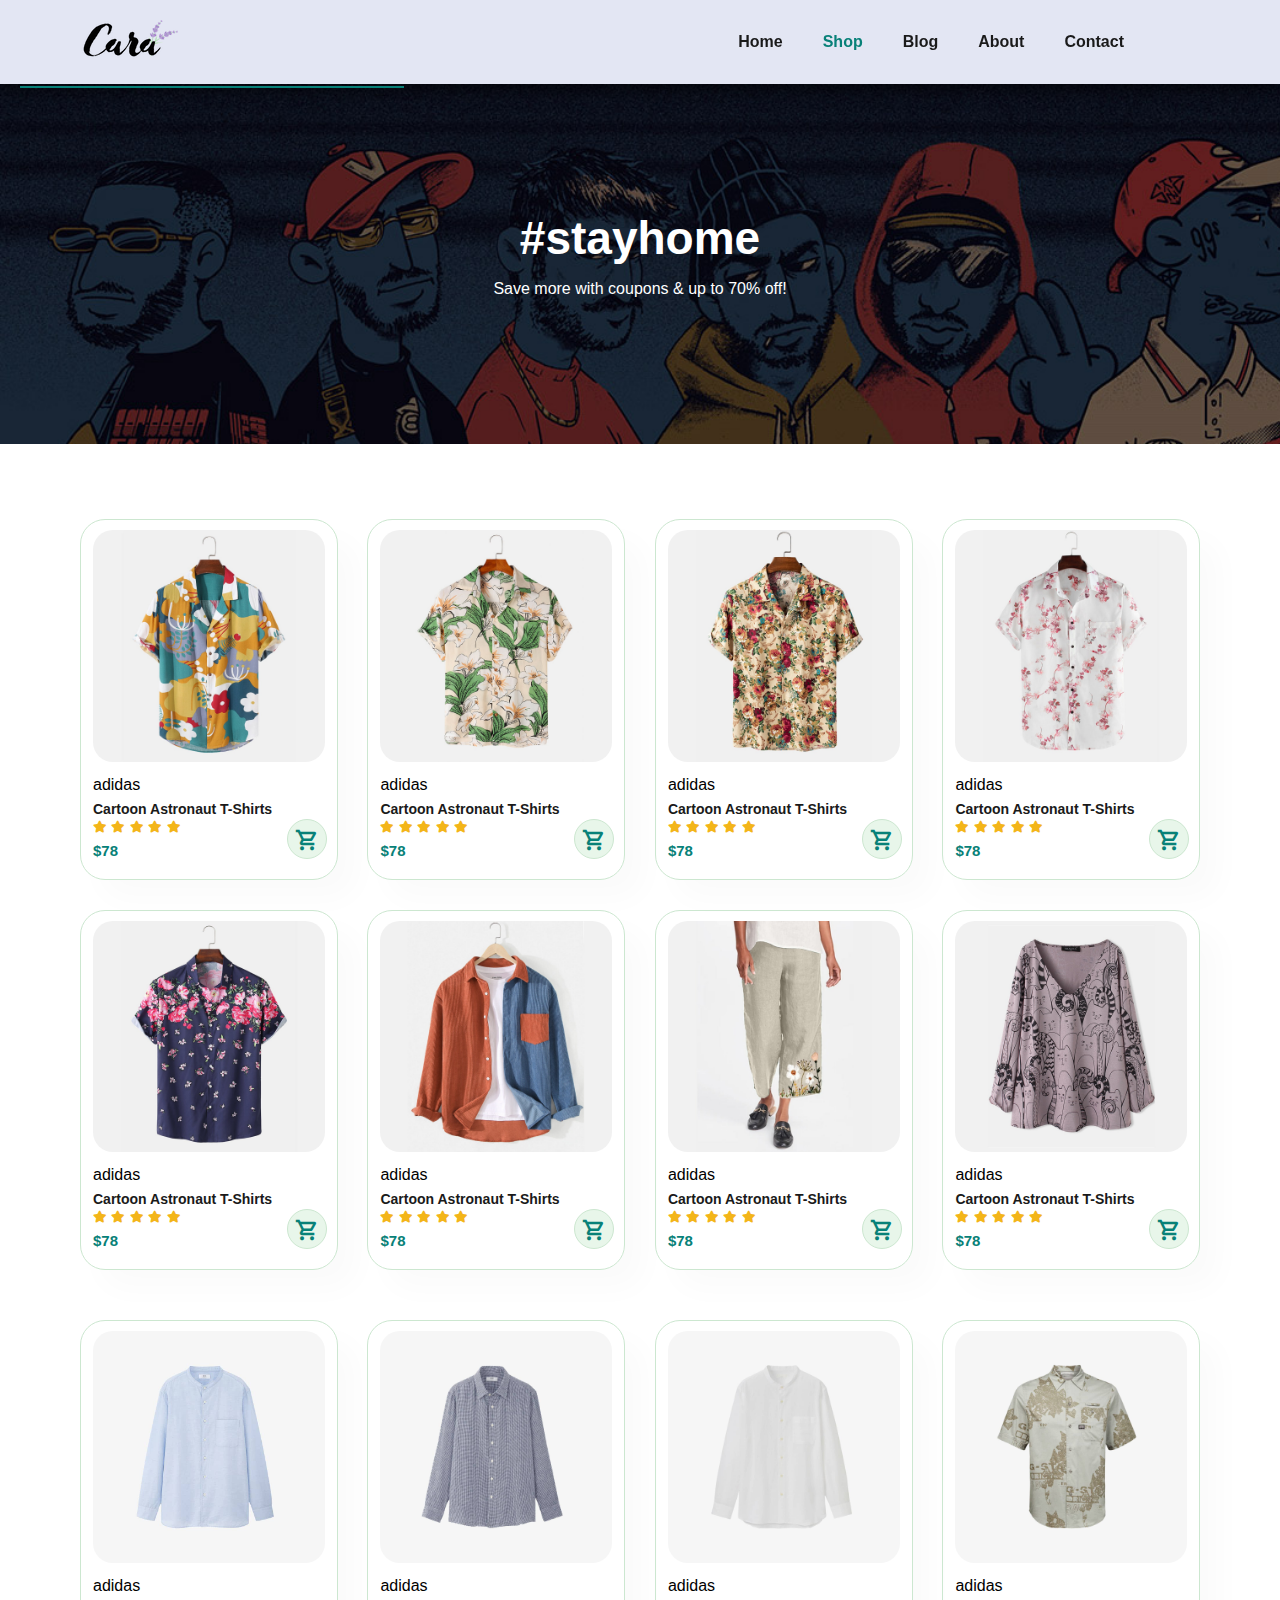
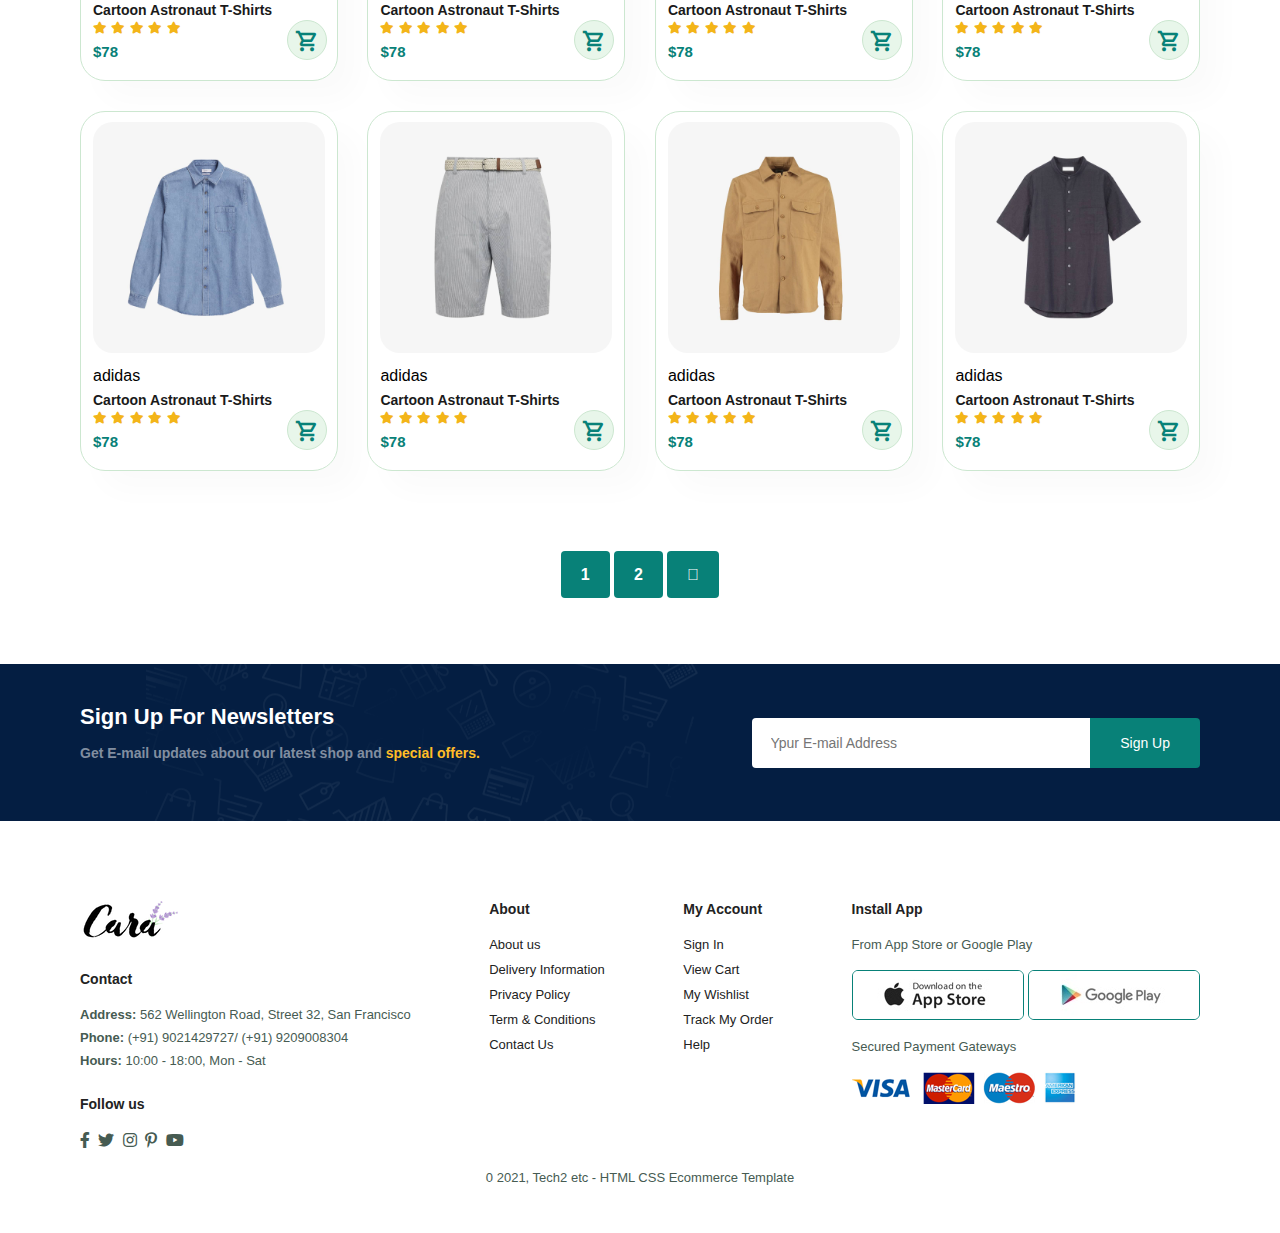
<file: shop.html>
<!DOCTYPE html>
<html lang="en">
<head>
    <meta charset="UTF-8">
    <meta name="viewport" content="width=device-width, initial-scale=1.0">
    <link rel="stylesheet" href="https://fonts.googleapis.com/css2?family=Material+Symbols+Outlined" />
    <link rel="stylesheet" href="https://pro.fontawesome.com/releases/v5.10.0/css/all.css" />
    <link rel="stylesheet" href="E-com.css">
    <title>Document</title>
</head>
<body>
    <section id="header">
        <a href="#"><img src="img/logo.png" class="logo" alt=""></a>

        <div>
            <ul id="navbar">
                <li><a  href="Index.html">Home</a></li>
                <li><a class="active" href="shop.html">Shop</a></li>
                <li><a href="blog.html">Blog</a></li>
                <li><a href="about.html">About</a></li>
                <li><a href="contact.html">Contact</a></li>
                <li id="lg-bag"><a href="cart.html"><i class="far fa-shopping-bag"></i></a></li>
                <a href="#" id="close"><i class="far fa-times"></i></a>
            </ul>
        </div>

        <div id="mobile">
            <a href="cart.html"><i class="far fa-shopping-bag"></i></a>
            <i id="bar" class="fas fa-outdent"></i>
        </div>
    </section>

    <section id="page-header">

        <h2>#stayhome</h2>
        <p>Save more with coupons & up to 70% off!</p>
    
    </section>


    <section id="product1" class="section-p1">
        <div class="pro-container">
            <div class="pro" onclick="window.location.href='sproduct.html';">
                <img src="img/products/f1.jpg" alt="">
                <div class="des">
                    <span>adidas</span>
                    <h5>Cartoon Astronaut T-Shirts</h5>
                    <div class="star">
                        <i class="fas fa-star"></i>
                        <i class="fas fa-star"></i>
                        <i class="fas fa-star"></i>
                        <i class="fas fa-star"></i>
                        <i class="fas fa-star"></i>
                    </div>
                    <h4>$78</h4>
                </div>
                <a href="#"><span class="material-symbols-outlined Cart">
                    shopping_cart
                    </span></a>
            </div>

            <div class="pro">
                <img src="img/products/f2.jpg" alt="">
                <div class="des">
                    <span>adidas</span>
                    <h5>Cartoon Astronaut T-Shirts</h5>
                    <div class="star">
                        <i class="fas fa-star"></i>
                        <i class="fas fa-star"></i>
                        <i class="fas fa-star"></i>
                        <i class="fas fa-star"></i>
                        <i class="fas fa-star"></i>
                    </div>
                    <h4>$78</h4>
                </div>
                <a href="#"><span class="material-symbols-outlined Cart">
                    shopping_cart
                    </span></a>
            </div>

            <div class="pro">
                <img src="img/products/f3.jpg" alt="">
                <div class="des">
                    <span>adidas</span>
                    <h5>Cartoon Astronaut T-Shirts</h5>
                    <div class="star">
                        <i class="fas fa-star"></i>
                        <i class="fas fa-star"></i>
                        <i class="fas fa-star"></i>
                        <i class="fas fa-star"></i>
                        <i class="fas fa-star"></i>
                    </div>
                    <h4>$78</h4>
                </div>
                <a href="#"><span class="material-symbols-outlined Cart">
                    shopping_cart
                    </span></a>
            </div>

            <div class="pro">
                <img src="img/products/f4.jpg" alt="">
                <div class="des">
                    <span>adidas</span>
                    <h5>Cartoon Astronaut T-Shirts</h5>
                    <div class="star">
                        <i class="fas fa-star"></i>
                        <i class="fas fa-star"></i>
                        <i class="fas fa-star"></i>
                        <i class="fas fa-star"></i>
                        <i class="fas fa-star"></i>
                    </div>
                    <h4>$78</h4>
                </div>
                <a href="#"><span class="material-symbols-outlined Cart">
                    shopping_cart
                    </span></a>
            </div>

            <div class="pro">
                <img src="img/products/f5.jpg" alt="">
                <div class="des">
                    <span>adidas</span>
                    <h5>Cartoon Astronaut T-Shirts</h5>
                    <div class="star">
                        <i class="fas fa-star"></i>
                        <i class="fas fa-star"></i>
                        <i class="fas fa-star"></i>
                        <i class="fas fa-star"></i>
                        <i class="fas fa-star"></i>
                    </div>
                    <h4>$78</h4>
                </div>
                <a href="#"><span class="material-symbols-outlined Cart">
                    shopping_cart
                    </span></a>
            </div>

            <div class="pro">
                <img src="img/products/f6.jpg" alt="">
                <div class="des">
                    <span>adidas</span>
                    <h5>Cartoon Astronaut T-Shirts</h5>
                    <div class="star">
                        <i class="fas fa-star"></i>
                        <i class="fas fa-star"></i>
                        <i class="fas fa-star"></i>
                        <i class="fas fa-star"></i>
                        <i class="fas fa-star"></i>
                    </div>
                    <h4>$78</h4>
                </div>
                <a href="#"><span class="material-symbols-outlined Cart">
                    shopping_cart
                    </span></a>
            </div>

            <div class="pro">
                <img src="img/products/f7.jpg" alt="">
                <div class="des">
                    <span>adidas</span>
                    <h5>Cartoon Astronaut T-Shirts</h5>
                    <div class="star">
                        <i class="fas fa-star"></i>
                        <i class="fas fa-star"></i>
                        <i class="fas fa-star"></i>
                        <i class="fas fa-star"></i>
                        <i class="fas fa-star"></i>
                    </div>
                    <h4>$78</h4>
                </div>
                <a href="#"><span class="material-symbols-outlined Cart">
                    shopping_cart
                    </span></a>
            </div>

            <div class="pro">
                <img src="img/products/f8.jpg" alt="">
                <div class="des">
                    <span>adidas</span>
                    <h5>Cartoon Astronaut T-Shirts</h5>
                    <div class="star">
                        <i class="fas fa-star"></i>
                        <i class="fas fa-star"></i>
                        <i class="fas fa-star"></i>
                        <i class="fas fa-star"></i>
                        <i class="fas fa-star"></i>
                    </div>
                    <h4>$78</h4>
                </div>
                <a href="#"><span class="material-symbols-outlined Cart">
                    shopping_cart
                    </span></a>
            </div>

    
        <div class="pro-container">
            <div class="pro">
                <img src="img/products/n1.jpg" alt="">
                <div class="des">
                    <span>adidas</span>
                    <h5>Cartoon Astronaut T-Shirts</h5>
                    <div class="star">
                        <i class="fas fa-star"></i>
                        <i class="fas fa-star"></i>
                        <i class="fas fa-star"></i>
                        <i class="fas fa-star"></i>
                        <i class="fas fa-star"></i>
                    </div>
                    <h4>$78</h4>
                </div>
                <a href="#"><span class="material-symbols-outlined Cart">
                    shopping_cart
                    </span></a>
            </div>

            <div class="pro">
                <img src="img/products/n2.jpg" alt="">
                <div class="des">
                    <span>adidas</span>
                    <h5>Cartoon Astronaut T-Shirts</h5>
                    <div class="star">
                        <i class="fas fa-star"></i>
                        <i class="fas fa-star"></i>
                        <i class="fas fa-star"></i>
                        <i class="fas fa-star"></i>
                        <i class="fas fa-star"></i>
                    </div>
                    <h4>$78</h4>
                </div>
                <a href="#"><span class="material-symbols-outlined Cart">
                    shopping_cart
                    </span></a>
            </div>

            <div class="pro">
                <img src="img/products/n3.jpg" alt="">
                <div class="des">
                    <span>adidas</span>
                    <h5>Cartoon Astronaut T-Shirts</h5>
                    <div class="star">
                        <i class="fas fa-star"></i>
                        <i class="fas fa-star"></i>
                        <i class="fas fa-star"></i>
                        <i class="fas fa-star"></i>
                        <i class="fas fa-star"></i>
                    </div>
                    <h4>$78</h4>
                </div>
                <a href="#"><span class="material-symbols-outlined Cart">
                    shopping_cart
                    </span></a>
            </div>

            <div class="pro">
                <img src="img/products/n4.jpg" alt="">
                <div class="des">
                    <span>adidas</span>
                    <h5>Cartoon Astronaut T-Shirts</h5>
                    <div class="star">
                        <i class="fas fa-star"></i>
                        <i class="fas fa-star"></i>
                        <i class="fas fa-star"></i>
                        <i class="fas fa-star"></i>
                        <i class="fas fa-star"></i>
                    </div>
                    <h4>$78</h4>
                </div>
                <a href="#"><span class="material-symbols-outlined Cart">
                    shopping_cart
                    </span></a>
            </div>

            <div class="pro">
                <img src="img/products/n5.jpg" alt="">
                <div class="des">
                    <span>adidas</span>
                    <h5>Cartoon Astronaut T-Shirts</h5>
                    <div class="star">
                        <i class="fas fa-star"></i>
                        <i class="fas fa-star"></i>
                        <i class="fas fa-star"></i>
                        <i class="fas fa-star"></i>
                        <i class="fas fa-star"></i>
                    </div>
                    <h4>$78</h4>
                </div>
                <a href="#"><span class="material-symbols-outlined Cart">
                    shopping_cart
                    </span></a>
            </div>

            <div class="pro">
                <img src="img/products/n6.jpg" alt="">
                <div class="des">
                    <span>adidas</span>
                    <h5>Cartoon Astronaut T-Shirts</h5>
                    <div class="star">
                        <i class="fas fa-star"></i>
                        <i class="fas fa-star"></i>
                        <i class="fas fa-star"></i>
                        <i class="fas fa-star"></i>
                        <i class="fas fa-star"></i>
                    </div>
                    <h4>$78</h4>
                </div>
                <a href="#"><span class="material-symbols-outlined Cart">
                    shopping_cart
                    </span></a>
            </div>

            <div class="pro">
                <img src="img/products/n7.jpg" alt="">
                <div class="des">
                    <span>adidas</span>
                    <h5>Cartoon Astronaut T-Shirts</h5>
                    <div class="star">
                        <i class="fas fa-star"></i>
                        <i class="fas fa-star"></i>
                        <i class="fas fa-star"></i>
                        <i class="fas fa-star"></i>
                        <i class="fas fa-star"></i>
                    </div>
                    <h4>$78</h4>
                </div>
                <a href="#"><span class="material-symbols-outlined Cart">
                    shopping_cart
                    </span></a>
            </div>

            <div class="pro">
                <img src="img/products/n8.jpg" alt="">
                <div class="des">
                    <span>adidas</span>
                    <h5>Cartoon Astronaut T-Shirts</h5>
                    <div class="star">
                        <i class="fas fa-star"></i>
                        <i class="fas fa-star"></i>
                        <i class="fas fa-star"></i>
                        <i class="fas fa-star"></i>
                        <i class="fas fa-star"></i>
                    </div>
                    <h4>$78</h4>
                </div>
                <a href="#"><span class="material-symbols-outlined Cart">
                    shopping_cart
                    </span></a>
            </div>

        </div>
    </section>

    <section id="pagination" class="section-p1">
        <a href="#">1</a>
        <a href="#">2</a>
        <a href="#"><i class="fal fa-long-arrow-alt-right"></i></a>
    </section>


    <section id="newsletter" class="section-p1 section-m1">
        <div class="newstext">
            <h4>Sign Up For Newsletters</h4>
            <p>Get E-mail updates about our latest shop and <span>special offers.</span></p>
        </div>
        <div class="form">
            <input type="text" placeholder="Ypur E-mail Address">
            <button class="normal">Sign Up</button>
        </div>
    </section>

    <footer class="section-p1">
        <div class="col">
            <img class="logo" src="img/logo.png" alt="">
            <h4>Contact</h4>
            <p><strong>Address: </strong> 562 Wellington Road, Street 32, San Francisco</p>
            <p><strong>Phone: </strong>(+91) 9021429727/ (+91) 9209008304</p>
            <p><strong>Hours: </strong>10:00 - 18:00, Mon - Sat</p>

            <div class="follow">
                <h4>Follow us</h4>
                <div class="icon">
                    <i class="fab fa-facebook-f"></i>
                    <i class="fab fa-twitter"></i>
                    <i class="fab fa-instagram"></i>
                    <i class="fab fa-pinterest-p"></i>
                    <i class="fab fa-youtube"></i>
                </div>
            </div>
        </div>

        <div class="col">
            <h4>About</h4>
            <a href="#">About us</a>
            <a href="#">Delivery Information</a>
            <a href="#">Privacy Policy</a>
            <a href="#">Term & Conditions</a>
            <a href="#">Contact Us</a>
        </div>

        <div class="col">
            <h4>My Account</h4>
            <a href="#">Sign In</a>
            <a href="#">View Cart</a>
            <a href="#">My Wishlist</a>
            <a href="#">Track My Order</a>
            <a href="#">Help</a>
        </div>

        <div class="col install">
            <h4>Install App</h4>
            <p>From App Store or Google Play</p>
            <div class="row">
                <img src="img/pay/app.jpg" alt="">
                <img src="img/pay/play.jpg" alt="">
            </div>
            <p>Secured Payment Gateways</p>
            <img src="img/pay/pay.png" alt="">
        </div>

        <div class="copyright">
            <p>0 2021, Tech2 etc - HTML CSS Ecommerce Template</p>
        </div>
    </footer>

</body>
<script src="E-com.js"></script>
</html>
</file>
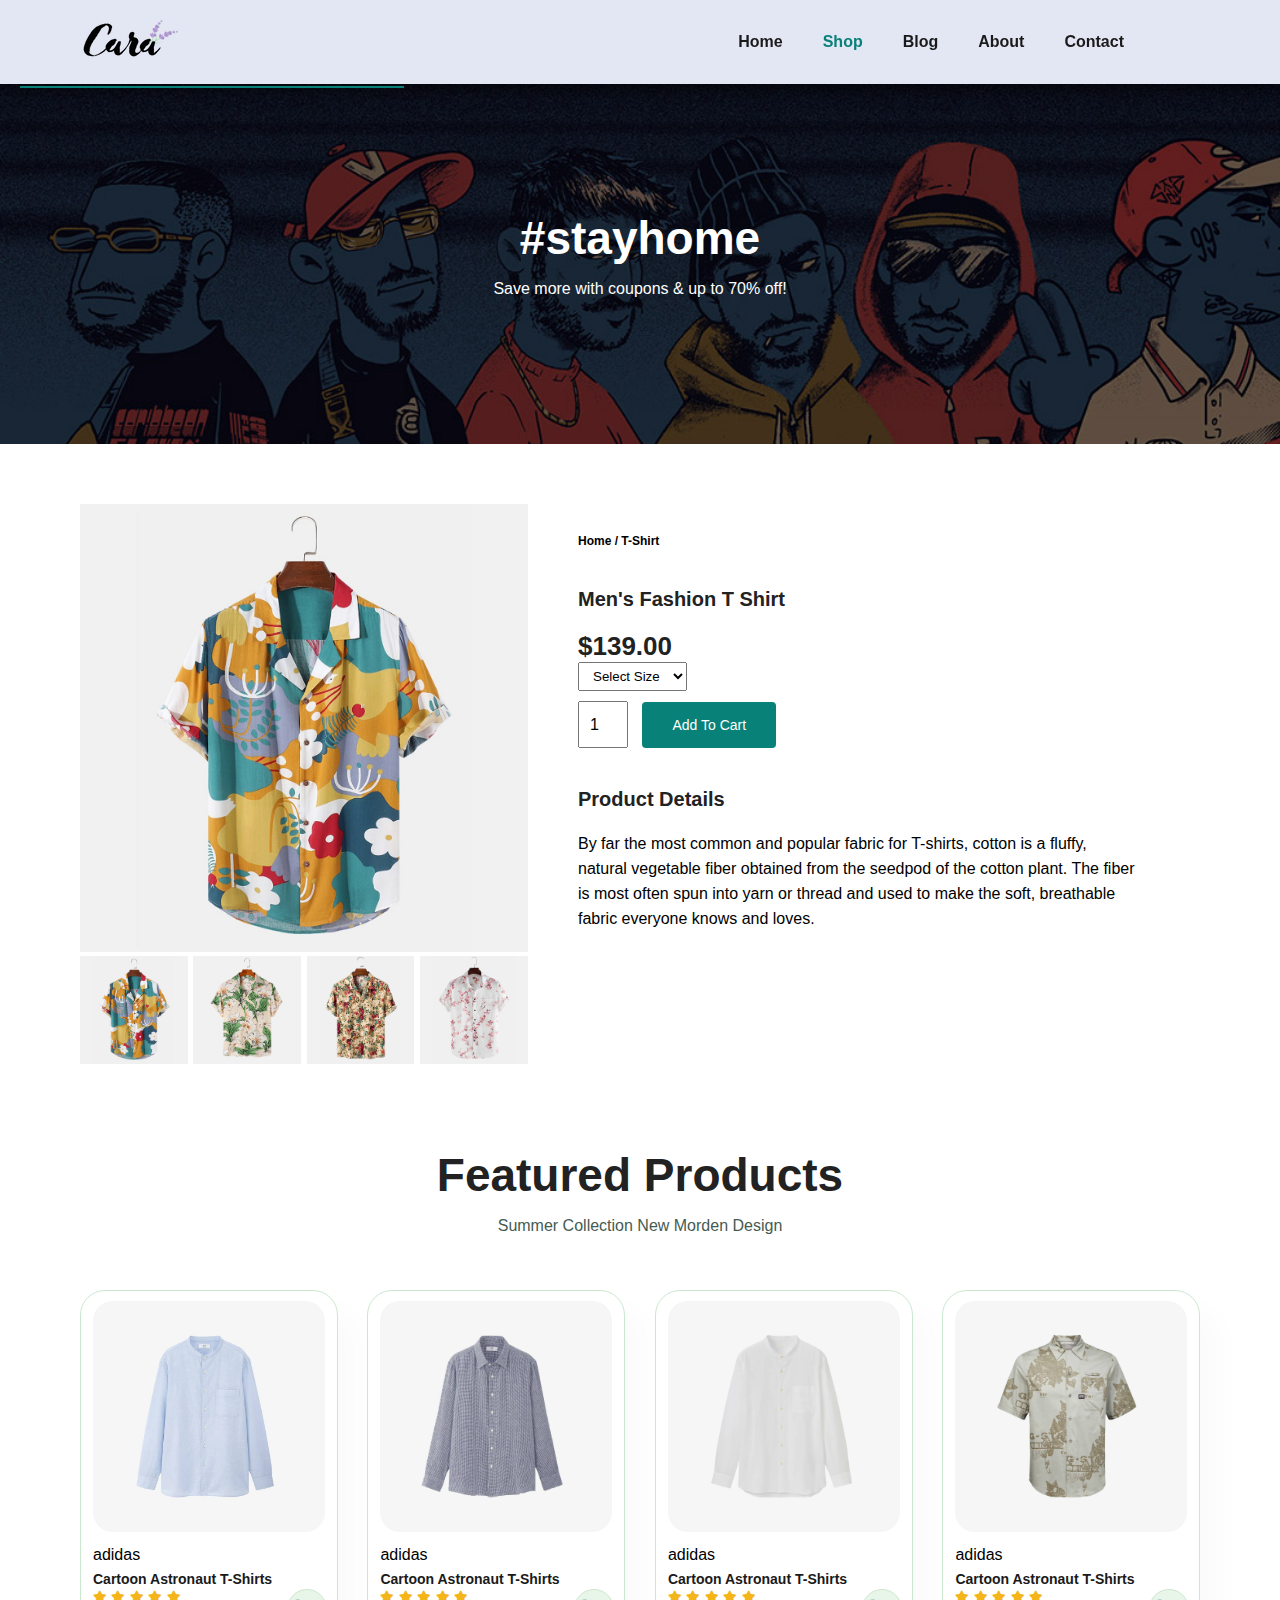
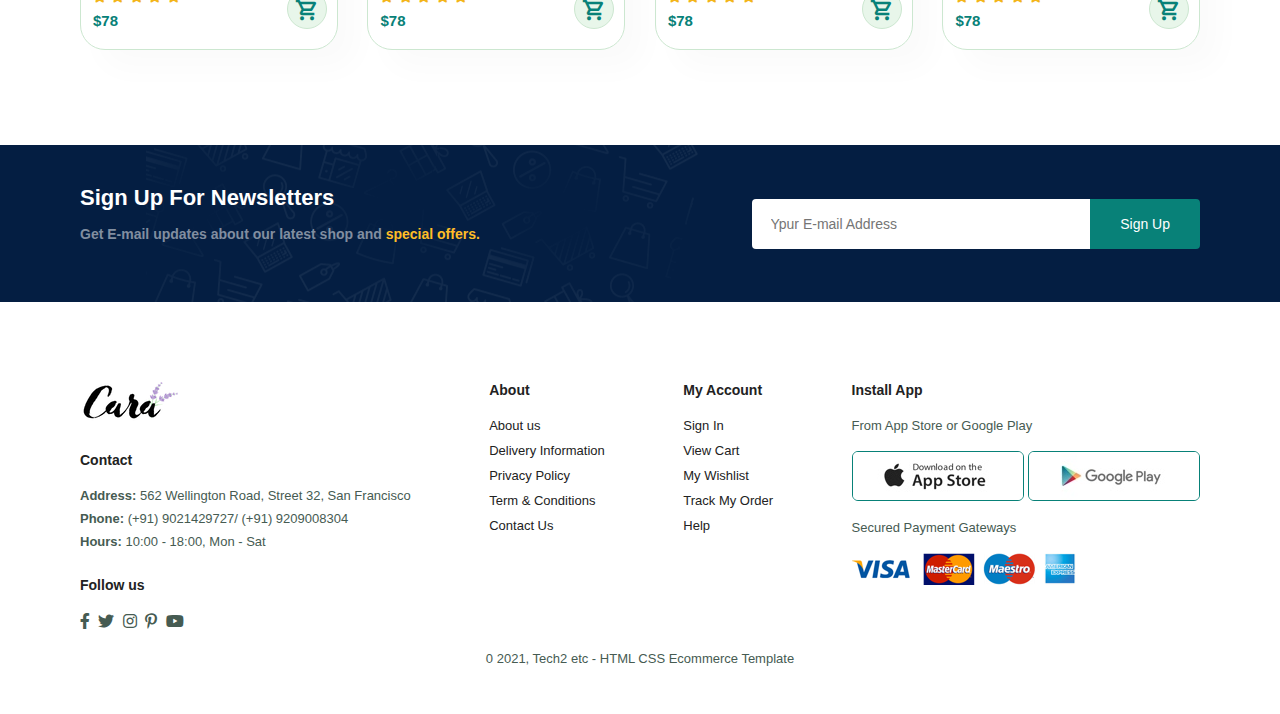
<file: sproduct.html>
<!DOCTYPE html>
<html lang="en">
<head>
    <meta charset="UTF-8">
    <meta name="viewport" content="width=device-width, initial-scale=1.0">
    <link rel="stylesheet" href="https://fonts.googleapis.com/css2?family=Material+Symbols+Outlined" />
    <link rel="stylesheet" href="https://pro.fontawesome.com/releases/v5.10.0/css/all.css" />
    <link rel="stylesheet" href="E-com.css">
    <title>Document</title>
</head>
<body>
    <section id="header">
        <a href="#"><img src="img/logo.png" class="logo" alt=""></a>

        <div>
            <ul id="navbar">
                <li><a  href="Index.html">Home</a></li>
                <li><a class="active" href="shop.html">Shop</a></li>
                <li><a href="blog.html">Blog</a></li>
                <li><a href="about.html">About</a></li>
                <li><a href="contact.html">Contact</a></li>
                <li id="lg-bag"><a href="cart.html"><i class="far fa-shopping-bag"></i></a></li>
                <a href="#" id="close"><i class="far fa-times"></i></a>
            </ul>
        </div>

        <div id="mobile">
            <a href="cart.html"><i class="far fa-shopping-bag"></i></a>
            <i id="bar" class="fas fa-outdent"></i>
        </div>
    </section>

    <section id="page-header">

        <h2>#stayhome</h2>
        <p>Save more with coupons & up to 70% off!</p>
    
    </section>


   <section id="prodetails" class="section-p1">
    <div class="single-pro-image">
        <img src="img/products/f1.jpg" width="100%" id="mainimg" alt="">

        <div class="small-img-group">
            <div class="small-img-col">
                <img src="img/products/f1.jpg" width="100%" class="small-img" alt="">
            </div>

            <div class="small-img-col">
                <img src="img/products/f2.jpg" width="100%" class="small-img" alt="">
            </div>

            <div class="small-img-col">
                <img src="img/products/f3.jpg" width="100%" class="small-img" alt="">
            </div>

            <div class="small-img-col">
                <img src="img/products/f4.jpg" width="100%" class="small-img" alt="">
            </div>
        </div>
    </div>
    <div class="single-pro-detail">
        <h6>Home / T-Shirt</h6>
        <h4>Men's Fashion T Shirt</h4>
        <h2>$139.00</h2>
        <select>
            <option>Select Size</option>
            <option>XL</option>
            <option>XXL</option>
            <option>Small</option>
            <option>Large</option>
        </select>
        <input type="number" value="1">
        <button class="normal">Add To Cart</button>
        <h4>Product Details</h4>
        <span>By far the most common and popular fabric for T-shirts, cotton is a fluffy, natural vegetable fiber obtained from the seedpod of the cotton plant. The fiber is most often spun into yarn or thread and used to make the soft, breathable fabric everyone knows and loves.</span>
    </div>
   </section>

   <section id="product1" class="section-p1">
    <h2>Featured Products</h2>
    <p>Summer Collection New Morden Design</p>
    <div class="pro-container">
        <div class="pro">
            <img src="/img/products/n1.jpg" alt="">
            <div class="des">
                <span>adidas</span>
                <h5>Cartoon Astronaut T-Shirts</h5>
                <div class="star">
                    <i class="fas fa-star"></i>
                    <i class="fas fa-star"></i>
                    <i class="fas fa-star"></i>
                    <i class="fas fa-star"></i>
                    <i class="fas fa-star"></i>
                </div>
                <h4>$78</h4>
            </div>
            <a href="#"><span class="material-symbols-outlined Cart">
                shopping_cart
                </span></a>
        </div>

        <div class="pro">
            <img src="/img/products/n2.jpg" alt="">
            <div class="des">
                <span>adidas</span>
                <h5>Cartoon Astronaut T-Shirts</h5>
                <div class="star">
                    <i class="fas fa-star"></i>
                    <i class="fas fa-star"></i>
                    <i class="fas fa-star"></i>
                    <i class="fas fa-star"></i>
                    <i class="fas fa-star"></i>
                </div>
                <h4>$78</h4>
            </div>
            <a href="#"><span class="material-symbols-outlined Cart">
                shopping_cart
                </span></a>
        </div>

        <div class="pro">
            <img src="/img/products/n3.jpg" alt="">
            <div class="des">
                <span>adidas</span>
                <h5>Cartoon Astronaut T-Shirts</h5>
                <div class="star">
                    <i class="fas fa-star"></i>
                    <i class="fas fa-star"></i>
                    <i class="fas fa-star"></i>
                    <i class="fas fa-star"></i>
                    <i class="fas fa-star"></i>
                </div>
                <h4>$78</h4>
            </div>
            <a href="#"><span class="material-symbols-outlined Cart">
                shopping_cart
                </span></a>
        </div>

        <div class="pro">
            <img src="/img/products/n4.jpg" alt="">
            <div class="des">
                <span>adidas</span>
                <h5>Cartoon Astronaut T-Shirts</h5>
                <div class="star">
                    <i class="fas fa-star"></i>
                    <i class="fas fa-star"></i>
                    <i class="fas fa-star"></i>
                    <i class="fas fa-star"></i>
                    <i class="fas fa-star"></i>
                </div>
                <h4>$78</h4>
            </div>
            <a href="#"><span class="material-symbols-outlined Cart">
                shopping_cart
                </span></a>
        </div>

    </div>
</section>


    <section id="newsletter" class="section-p1 section-m1">
        <div class="newstext">
            <h4>Sign Up For Newsletters</h4>
            <p>Get E-mail updates about our latest shop and <span>special offers.</span></p>
        </div>
        <div class="form">
            <input type="text" placeholder="Ypur E-mail Address">
            <button class="normal">Sign Up</button>
        </div>
    </section>

    <footer class="section-p1">
        <div class="col">
            <img class="logo" src="img/logo.png" alt="">
            <h4>Contact</h4>
            <p><strong>Address: </strong> 562 Wellington Road, Street 32, San Francisco</p>
            <p><strong>Phone: </strong>(+91) 9021429727/ (+91) 9209008304</p>
            <p><strong>Hours: </strong>10:00 - 18:00, Mon - Sat</p>

            <div class="follow">
                <h4>Follow us</h4>
                <div class="icon">
                    <i class="fab fa-facebook-f"></i>
                    <i class="fab fa-twitter"></i>
                    <i class="fab fa-instagram"></i>
                    <i class="fab fa-pinterest-p"></i>
                    <i class="fab fa-youtube"></i>
                </div>
            </div>
        </div>

        <div class="col">
            <h4>About</h4>
            <a href="#">About us</a>
            <a href="#">Delivery Information</a>
            <a href="#">Privacy Policy</a>
            <a href="#">Term & Conditions</a>
            <a href="#">Contact Us</a>
        </div>

        <div class="col">
            <h4>My Account</h4>
            <a href="#">Sign In</a>
            <a href="#">View Cart</a>
            <a href="#">My Wishlist</a>
            <a href="#">Track My Order</a>
            <a href="#">Help</a>
        </div>

        <div class="col install">
            <h4>Install App</h4>
            <p>From App Store or Google Play</p>
            <div class="row">
                <img src="img/pay/app.jpg" alt="">
                <img src="img/pay/play.jpg" alt="">
            </div>
            <p>Secured Payment Gateways</p>
            <img src="img/pay/pay.png" alt="">
        </div>

        <div class="copyright">
            <p>0 2021, Tech2 etc - HTML CSS Ecommerce Template</p>
        </div>
    </footer>

    <script>

        var mainimg = document.getElementById('mainimg');
        var smallimg = document.getElementsByClassName('small-img')

        smallimg[0].onclick = function(){
            mainimg.src = smallimg[0].src;
        }
        smallimg[1].onclick = function(){
            mainimg.src = smallimg[1].src;
        }
        smallimg[2].onclick = function(){
            mainimg.src = smallimg[2].src;
        }
        smallimg[3].onclick = function(){
            mainimg.src = smallimg[3].src;
        }
    </script>

</body>
<script src="E-com.js"></script>
</html>
</file>
<file: E-com.css>
@import url('https://fonts.googleapis.com/css2?family=League+Spartan:wght@100..900&family=Poppins:ital,wght@0,100;0,200;0,300;0,400;0,500;0,600;0,700;0,800;0,900;1,100;1,200;1,300;1,400;1,500;1,600;1,700;1,800;1,900&family=Press+Start+2P&display=swap');
*{
    margin: 0;
    padding: 0;
    box-sizing: border-box;
    font-family: 'Spartan', sans-serif;
}

h1{
    font-size: 50px;
    list-style: 64px;
    color: #222;
}

h2{
    font-size: 46px;
    list-style: 54px;
    color: #222;
}

h4{
    font-size: 20px;
    color: #222;
}

h6{
    font-size: 12px;
    font-weight: 700;
}

p{
    font-size: 16px;
    color: #465b52;
    margin: 15px 0 20px 0;
}

.section-p1{
    padding: 40px 80px;
}

.section-m1{
    margin: 40px 0;
}

button.normal{
    font-size: 14px;
    font-size: 600;
    padding: 15px 30px;
    color: #000;
    background-color: #fff;
    border-radius: 4px;
    cursor: pointer;
    border: none;
    outline: none;
    transition: 0.2s;
}

button.white{
    font-size: 13px;
    font-size: 600;
    padding: 11px 18px;
    color: #fff;
    background-color: transparent;
    cursor: pointer;
    border: 1px solid #fff;
    outline: none;
    transition: 0.2s;
}

body{
    width: 100%;
}


#header{
    display: flex;
    align-items: center;
    justify-content: space-between;
    padding: 20px 80px;
    background: #E3E6F3;
    box-shadow: 0 5px 15px rgba(0, 0, 0, 0.60);
    z-index: 999;
    position: sticky;
    top: 0;
    left: 0;
}

#navbar{
    display: flex;
    align-items: center;
    justify-content: center;
    
}

#navbar li{
    list-style: none;
    padding: 0 20px;
}

#navbar li a{
    text-decoration: none;
    font-size: 16px;
    font-weight: 600;
    color: #1a1a1a;
    transition: 0.3s ease;
}

#navbar li a:hover,
#navbar li a.active{
    color: #088178;
}

#navbar li a.active::after,
#navbar li a.active::after{
    content: "";
    width: 30%;
    height: 2px;
    background: #088178;
    position: absolute;
    bottom: -4px;
    left: 20px;
}

#mobile{
    display: none;
    align-items: center;
}


/* Home page */

#hero{
    background: url('img/hero4.png');
    height: 90vh;
    width: 100%;
    background-size: cover;
    background-position: top 25% right 0;
    padding: 0 80px;
    display: flex;
    flex-direction: column;
    align-items: flex-start;
    justify-content: center;
}

#hero h4{
    padding-bottom: 15px;
}
#hero h1{
    color: #088178;
}
#hero button{
    background-image: url('img/button.png');
    background-color: transparent;
    color: #088178;
    border: 0;
    padding: 14px 80px 14px 65px;
    background-repeat: no-repeat;
    cursor: pointer;
    font-weight: 700;
    font-size: 15px;

}


#feature{
     display: flex;
     align-items: center;
     justify-content: space-between;
     flex-wrap: wrap;
}

#feature .fe-box{
    width: 180px;
    text-align: center;
    padding: 25px 15px;
    box-shadow: 20px 20px 34px rgba(0, 0, 0, 0.03);
    border: 1px solid #cce7d0;
    border-radius: 4px;
    margin: 15px 0;
}
#feature .fe-box:hover{
    box-shadow: 10px 10px 54px rgba(70, 62, 221, 0.01);
}

#feature .fe-box img{
    width: 100%;
    margin-bottom: 10px;
}

#feature .fe-box h6{
    display: inline-block;
    padding: 9px 8px 6px 8px;
    line-height: 1;
    border-radius: 4px;
    color: #088178;
    background-color: #fddde4;
}

#feature .fe-box:nth-child(2) h6{
    background-color: #cdebbc;
}
#feature .fe-box:nth-child(3) h6{
    background-color: #d1e8f2;
}
#feature .fe-box:nth-child(4) h6{
    background-color: #cdd4f8;
}
#feature .fe-box:nth-child(5) h6{
    background-color: #f6dbf6;
}
#feature .fe-box:nth-child(6) h6{
    background-color: #fff2e5;
}

#product1{
    text-align: center;
}

#product1 .pro-container{
    display: flex;
    justify-content: space-between;
    padding-top: 20px;
    flex-wrap: wrap;
}

#product1 .pro{
width: 23%;
min-width: 250px;
padding: 10px 12px;
border: 1px solid #cce7d0;
border-radius: 25px;
cursor: pointer;
box-shadow: 20px 20px 30px rgba(0, 0, 0, 0.02);
margin: 15px 0;
transition: 0.2s ease;
position: relative;
}

#product1 .pro:hover{
    box-shadow: 20px 20px 30px rgba(0, 0, 0, 0.06);
}

#product1 .pro img{
    width: 100%;
    border-radius: 20px;
}

#product1 .pro .des{
text-align: start;
padding: 10px 0;
}

#product1 .pro .des .ad{
    color: #606063;
    font-size: 12px;
}

#product1 .pro .des h5{
    padding-top: 7px;
    color: #1a1a1a;
    font-size: 14px;
}

#product1 .pro .des i{
    font-size: 12px;
    color: rgb(243, 181, 25);
}

#product1 .pro .des h4{
    padding-top: 7px;
    font-size: 15px;
    font-weight: 700;
    color: #088178;
}

#product1 .pro .Cart{
    width: 40px;
    height: 40px;
    line-height: 40px;
    border-radius: 50px;
    background-color: #e8f6ea;
    font-weight: 600;
    color: #088178;
    border: 1px solid #cce7d0;
    position: absolute;
    bottom: 20px;
    right: 10px;
}

#banner{
    display: flex;
    justify-content: center;
    align-items: center;
    flex-direction: column;
    text-align: center;
    background-image: url('img/banner/b2.jpg');
    width: 100%;
    height: 40vh;
    background-size: cover;
    background-position: center;
}
#banner h4{
    color: #fff;
    font-size: 16px;
}
#banner h2{
    color: #fff;
    font-size: 30px;
    padding: 10px 0;
}
#banner h2 span{
    color: #ef3636;
} 
#banner button:hover{
    background: #088178;
    color: #fff;
}

#sm-banner{
    display: flex;
    justify-content: space-between;
    flex-wrap: wrap;
}

#sm-banner .banner-box{
    display: flex;
    justify-content: center;
    align-items: flex-start;
    flex-direction: column;
    background-image: url('img/banner/b17.jpg');
    width: 580px;
    height: 50vh;
    background-size: cover;
    background-position: center;
    padding: 30px;
}

#sm-banner .banner-box2{
    background-image: url('img/banner/b10.jpg');
}
#sm-banner h4{
    color: #fff;
    font-size: 20px;
    font-weight: 300;
}
#sm-banner h2{
    color: #fff;
    font-size: 28px;
    font-weight: 800;
}
#sm-banner span{
    color: #fff;
    font-size: 14px;
    font-weight: 500;
    padding-bottom: 15px;
}

#sm-banner .banner-box:hover button{
    background-color: #088178;
    border: 1px solid #088178;
}

#banner3{
    display: flex;
    justify-content: space-between;
    flex-wrap: wrap;
    padding: 0 80px;
}

#banner3 .banner-box{
    display: flex;
    justify-content: center;
    align-items: flex-start;
    justify-content: center;
    flex-direction: column;
    background-image: url('img/banner/b7.jpg');
    min-width: 30%;
    height: 30vh;
    background-size: cover;
    background-position: center;
    padding: 20px;
    margin-bottom: 20px;
}

#banner3 .banner-box2{
    background-image: url('img/banner/b4.jpg');
}
#banner3 .banner-box3{
    background-image: url('img/banner/b18.jpg');
}

#banner3 h2{
    color: #fff;
    font-weight: 900;
    font-size: 22px;
}

#banner3 h3{
    color: #ec544e;
    font-weight: 800;
    font-size: 15px;
}

#newsletter{
    display: flex;
    justify-content: space-between;
    flex-wrap: wrap;
    align-items: center;
    background-image: url('img/banner/b14.png');
    background-repeat: no-repeat;
    background-position: 20% 30%;
    background-color: #041e42;
    
}

#newsletter .form{
    display: flex;
    width: 40%;
}

#newsletter h4{
    font-size: 22px;
    font-weight: 700;
    color: #fff;
}
#newsletter p{
    font-size: 14px;
    font-weight: 600;
    color: #818ea0;
}
#newsletter p span{
    color: #ffbd27;
}
#newsletter input{
    height: 3.125rem;
    padding: 0 1.25em;
    font-size: 14px;
    width: 100%;
    border: 1px solid transparent;
    border-radius: 4px;
    outline: none;
    border-top-right-radius: 0;
    border-bottom-right-radius: 0;
}
#newsletter button{
    background-color: #088178;
    color: #fff;
    white-space: nowrap;
    border-top-left-radius: 0;
    border-bottom-left-radius: 0;
}

footer{
    display: flex;
    flex-wrap: wrap;
    justify-content: space-between;
}
footer .col{
    display: flex;
    flex-direction: column;
    align-items:flex-start;
    margin-bottom: 20px;
}

footer .logo{
    margin-bottom: 30px;
}

footer h4{
    font-size: 14px;
    padding-bottom: 20px;
}

footer p{
    font-size: 13px;
    margin: 0 0 8px 0;
}
footer a{
    font-size: 13px;
    text-decoration: none;
    color: #222;
    margin-bottom: 10px;
}
footer .follow{
    margin-top: 20px;
}
footer .follow i{
    color: #465b52;
    padding-right: 4px;
    cursor: pointer;
}

footer .install .row img{
    border: 1px solid #088178;
    border-radius: 6px;
}

footer .install img{
    margin: 10px 0 15px 0;
}
footer .follow i:hover,
footer a:hover{
    color: #088178;
}

footer .copyright{
    width: 100%;
    text-align: center;
}
#close{
    display: none;
}


#page-header{
    background-image: url('img/banner/b1.jpg');
    width: 100%;
    height: 40vh;
    background-size: cover;
    display: flex;
    justify-content: center;
    padding: 14px;
    flex-direction: column;
    text-align: center;
}

#page-header.blog-header{
    background-image: url('img/banner/b19.jpg');
}

#page-header.about-header{
    background-image: url('img/about/banner.png');
}

#page-header h2,
#page-header p{
    color: #fff;
}

#pagination{
    text-align: center;
}
#pagination a{
    text-decoration: none;
    background-color: #088178;
    padding: 15px 20px;
    border-radius: 4px;
    color: #fff;
    font-weight: 600;
}

#pagination a i{
    font-size: 16px;
    font-weight: 600;
}

#prodetails{
    display: flex;
    margin-top: 20px;
}

#prodetails .single-pro-image{
    width: 40%;
    margin-right: 50px;
}

.small-img-group{
    display: flex;
    justify-content: space-between;
}

.small-img-col{
    flex-basis: 24%;
    cursor: pointer;
}

#prodetails .single-pro-detail{
    width: 50%;
    padding-top: 30px;
}

#prodetails .single-pro-detail h4{
    padding: 40px 0 20px 0;
}

#prodetails .single-pro-detail h2{
    font-size: 26px;
}

#prodetails .single-pro-detail select{
    display: block;
    padding: 5px 10px;
    margin-bottom: 10px;
}

#prodetails .single-pro-detail input{
    padding-left: 10px;
    width: 50px;
    height: 47px;
    font-size: 16px;
    margin-right: 10px;
}

#prodetails .single-pro-detail input:focus{
    outline: none;
}

#prodetails .single-pro-detail span{
    line-height: 25px;
}

#prodetails .single-pro-detail button{
    background-color: #088178;
    color: #fff;
}


#blog{
    padding: 150px 150px 0 150px;
}

#blog .blog-box{
    display: flex;
    align-items: center;
    width: 100%;
    position: relative;
    padding-bottom: 90px;
}

#blog .blog-img{
    width: 50%;
    margin-right: 40px;
}

#blog img{
    width: 100%;
    height: 300px;
    object-fit: cover;
}

#blog .blog-details{
    width: 50%;
}

#blog .blog-details a{
    text-decoration: none;
    font-size: 11px;
    color: #000;
    font-weight: 700;
    position: relative;
    transition: 0.3s;
}

#blog .blog-details a::after{
    content: "";
    width: 50px;
    height: 1px;
    background-color: #000;
    position: absolute;
    top: 4px;
    right: -60px;
}

#blog .blog-details a:hover{
    color: #088178;
}

#blog .blog-details a:hover:after{
    background-color: #088178;
}

#blog .blog-box h1{
    position: absolute;
    top: -40px;
    left: 0;
    font-size: 70px;
    font-weight: 700;
    color: #c9cbce;
    z-index: -9;
}

#about-head{
    display: flex;
    align-items: center;
}

#about-head img{
    width: 50%;
    height: auto;
}

#about-head div{
    padding-left: 40px;
}

#about-app{
    text-align: center;
}

#about-app .video{
    width: 70%;
    height: 100%;
    margin: 30px auto 0 auto;
}

#about-app .video video{
    width: 100%;
    height: 100%;
    border-radius: 20px;
}

#contact-details{
    display: flex;
    align-items: center;
    justify-content: space-between;
}

#contact-details details{
    width: 40%;
}

#contact-details details span,
#form-details form{
    font-size: 12px;
}

#contact-details details h2,
#form-details form h2{
    font-size: 26px;
    line-height: 35px;
    padding: 20px 0;
}

#contact-details details h3{
    font-size: 16px;
    padding-bottom: 15px;
}

#contact-details details li{
    list-style: none;
    display: flex;
    padding: 10px 0;
}

#contact-details details li i{
    font-size: 14px;
    padding-right: 22px;
}

#contact-details details li p{
    font-size: 14px;
    margin: 0;
}

#contact-details .map{
    width: 55%;
    height: 400px;
}

#contact-details .map iframe{
    width: 100%;
    height: 100%;
}


#form-details{
    display: flex;
    justify-content: space-between;
    margin: 30px;
    padding: 80px;
    border: 1px solid #e1e1e1;
}


#form-details form{
    width: 65%;
    display: flex;
    flex-direction: column;
    align-items: flex-start;
}

#form-details form input,
#form-details form textarea{
    width: 100%;
    padding: 12px 15px;
    outline: none;
    margin-bottom: 20px;
    border: 1px solid #e1e1e1;
}

#form-details form button{
    background-color: #088178;
    color: #fff;
}


#form-details .people div{
    padding-bottom: 25px;
    display: flex;
    align-items: flex-start;
}

#form-details .people div img{
    width: 65px;
    height: 65px;
    object-fit: cover;
    margin-right: 15px;
}

#form-details .people div p{
    margin: 0;
    font-size: 13px;
    line-height: 25px;
}

#form-details .people div p span{
    display: block;
    font-size: 16px;
    font-weight: 600;
    color: #000;
}


#cart table{
    width: 100%;
    border-collapse: collapse;
    table-layout: fixed;
    white-space: nowrap;
}

#cart table img{
    width: 70px;
}

#cart table td:nth-child(1){
    width: 100px;
    text-align: center;
}

#cart table td:nth-child(2){
    width: 150px;
    text-align: center;
}

#cart table td:nth-child(3){
    width: 250px;
    text-align: center;
}

#cart table td:nth-child(4),
#cart table td:nth-child(5),
#cart table td:nth-child(6){
    width: 150px;
    text-align: center;
}


#cart{
    overflow-x: auto;
}

#cart table td:nth-child(5) input{
    width: 70%;
    padding: 10px 5px 10px 15px;
}

#cart table thead{
    border: 1px solid #e2e9e1;
    border-left: none;
    border-right:none;
}

#cart table thead td{
    font-weight: 700;
    text-transform: uppercase;
    font-size: 30px;
    padding: 18px 0;
}

#cart table tbody tr td{
    padding-top: 15px;
}

#cart table tbody td{
    font-size: 13px;
}

#cart-add{
    display: flex;
    flex-wrap: wrap;
    justify-content: space-between;
}

#coupon{
    width: 50%;
    margin-bottom: 30px;
}

#coupon h3,
#subtotal h3{
    padding-bottom: 15px;
}


#coupon input{
    padding: 10px 20px;
    outline: none;
    width: 60%;
    margin-right: 10px;
    border: 1px solid #e2e9e1;
}


#coupon  button{
    background-color: #088178;
    color: #fff;
    padding: 12px 20px;
}

#subtotal  button{
    background-color: #088178;
    color: #fff;
    padding: 12px 20px;
}

#subtotal{
    width: 50%;
    margin-bottom: 30px;
    border: 1px solid #e2e9e1;
    padding: 30px;
}


#subtotal table{
    border-collapse: collapse;
    width: 100%;
    margin-bottom: 20px;
}


#subtotal table td{
    width: 50%;
    border: 1px solid #e2e9e1;
    padding: 10px;
    font-size: 13px;
}


@media (max-width:799px) {

    .section-p1{
        padding: 40px 40px;
    }
    #navbar{
        display: flex;
        flex-direction: column;
        align-items: flex-start;
        justify-content: flex-start;
        position: fixed;
        top: 0;
        right: -300px;
        height: 100vh;
        width: 300px;
        background-color: #E3E6F3;
        box-shadow: 0 40px 60px rgba(0, 0, 0, 0.1);
        padding: 80px 0 0 10px;
        transition: 0.3s;
    }

    #navbar.active{
        right: 0px;
    }

    #navbar li{
        margin-bottom: 25px;
    }

    #mobile{
        display: flex;
        align-items: center;
    }
    #mobile i{
        color: #1a1a1a;
        font-size: 24px;
        padding-left: 20px;
    }

    #close{
        display: inline;
        text-decoration: none;
        position: absolute;
        top: 30px;
        left: 30px;
        color: #222;
        font-size: 24px;
    }
    #lg-bag{
        display: none;
    }

    #hero{
        height: 70vh;
        padding: 0 80px;
        background-position: top 30% right 30%;
    }
    #feature{
        justify-content: center;
    }

    #feature .fe-box{
        margin: 15px 15px;
    }

    #product1 .pro-container{
        justify-content: center;
    }

    #product1 .pro{
        margin: 15px;
    }

    #banner{
        height: 20vh;
    }

    #sm-banner .banner-box{
        min-width: 100%;
        height: 30vh;
    }

    #banner3{
        padding: 0 40px;
    }

    #banner3 .banner-box{
        width: 28%;
    }

    #newsletter .form{
        width: 70%;
    }

    #form-details{
        padding: 40px;
    }

    #form-details form{
        width: 50%;
    }
}

@media (max-width: 477px) {
    #header{
        padding: 10px 30px;
    }

    .section-p1{
        padding: 20px;
    }

    h1{
        font-size: 38px;
    }

    h2{
        font-size: 32px;
    }
    #hero{
        padding: 0 20px;
        background-position: 55%;
    }

    #feature{
        justify-content: space-between;
    }
    #feature .fe-box{
        width: 155px;
        margin: 0 0 15px 0;
    }

    #product1 .pro{
        width: 100%;
    }

    #banner{
        height: 40vh;
    }

    #sm-banner .banner-box{
        height: 40vh;
    }
    #sm-banner .banner-box2{
        margin-top: 20px;
    }

    #banner3{
        padding: 0 20px;
    }
    #banner3 .banner-box{
        width: 100%;
    }

    #newsletter{
        padding: 40px 20px;
    }

    #newsletter .form{
        width: 100%;
    }
    footer .copyright{
        text-align: start;
    }

    #prodetails{
        display: flex;
        flex-direction: column;
    }

    #prodetails .single-pro-image{
        width: 100%;
        margin-right: 0px;
    }

    #prodetails .single-pro-detail{
        width: 100%;
    }

    #blog{
        padding: 100px 20px 0 20px;
    }

    #blog .blog-box{
        display: flex;
        flex-direction: column;
        align-items: flex-start;
    }

    #blog .blog-img{
        width: 100%;
        margin-right: 0px;
        margin-bottom: 30px;
    }

    #blog .blog-details{
        width: 100%;
    }


    #about-head{
        flex-direction: column;
    }

    #about-head img{
        width: 100%;
        margin-bottom: 20px;
    }
    #about-head div{
        padding-left: 0px;
    }
    #about-app .video{
        width: 100%;
    }

    #contact-details{
        flex-direction: column;
    }

    #contact-details .details{
        width: 100%;
        margin-bottom: 30px;
    }

    #contact-details .map{
        width: 100%;
    }

    #form-details{
        margin: 10px;
        padding: 30px 10px;
        flex-wrap: wrap;
    }

    #contact-details form{
        width: 100%;
        margin-bottom: 30px;
    }

    #contact-details h2{
        padding-bottom: 20px;
    }

    #contact-details h3{
        padding-bottom: 20px;
    }


    #cart-add{
        flex-direction: column;
    }

    #coupon{ 
        width: 100%;
    }

    #subtotal{
        width: 100%;
        padding: 20px;
    }

    #form-details{
        padding: 20px;
    }

    #form-details form{
        width: 100%;
        padding-bottom: 60px;
    }
}



@media (max-width: 320px) {
    #header{
        padding: 10px 30px;
    }

    .section-p1{
        padding: 20px;
    }

    h1{
        font-size: 32px;
    }

    h2{
        font-size: 25px;
    }

    p{
        
    font-size: 11px;
    }

    #hero {
        padding: 0 9px;
        background-position: 55%;
        background-size:cover;
        background-repeat: no-repeat;
    }

    #feature{
        justify-content: space-between;
    }
    #feature .fe-box{
        width: 130px;
        margin: 0 0 9px 0;
    }

    #banner{
        height: 50vh;
    }

    #sm-banner .banner-box{
        height: 50vh;
    }
    #sm-banner .banner-box2{
        margin-top: 30px;
    }

    #banner3{
        padding: 0 30px;
    }
    #banner3 .banner-box{
        width: 100%;
    }

    #prodetails{
        display: flex;
        flex-direction: column;
    }

    #prodetails .single-pro-image{
        width: 100%;
        margin-right: 0px;
    }

    #prodetails .single-pro-detail{
        width: 100%;
    }


    #contact-details h2{
        padding-bottom: 20px;
    }

    #contact-details h3{
        padding-bottom: 20px;
    }

    
    #about-head{
        flex-direction: column;
    }

    #about-head img{
        width: 100%;
        margin-bottom: 20px;
    }
    #about-head div{
        padding-left: 0px;
    }
    #about-app .video{
        width: 100%;
    }

    #form-details{
        padding: 20px;
    }

    #form-details form{
        width: 100%;
        padding-bottom: 60px;
    }

}
</file>
